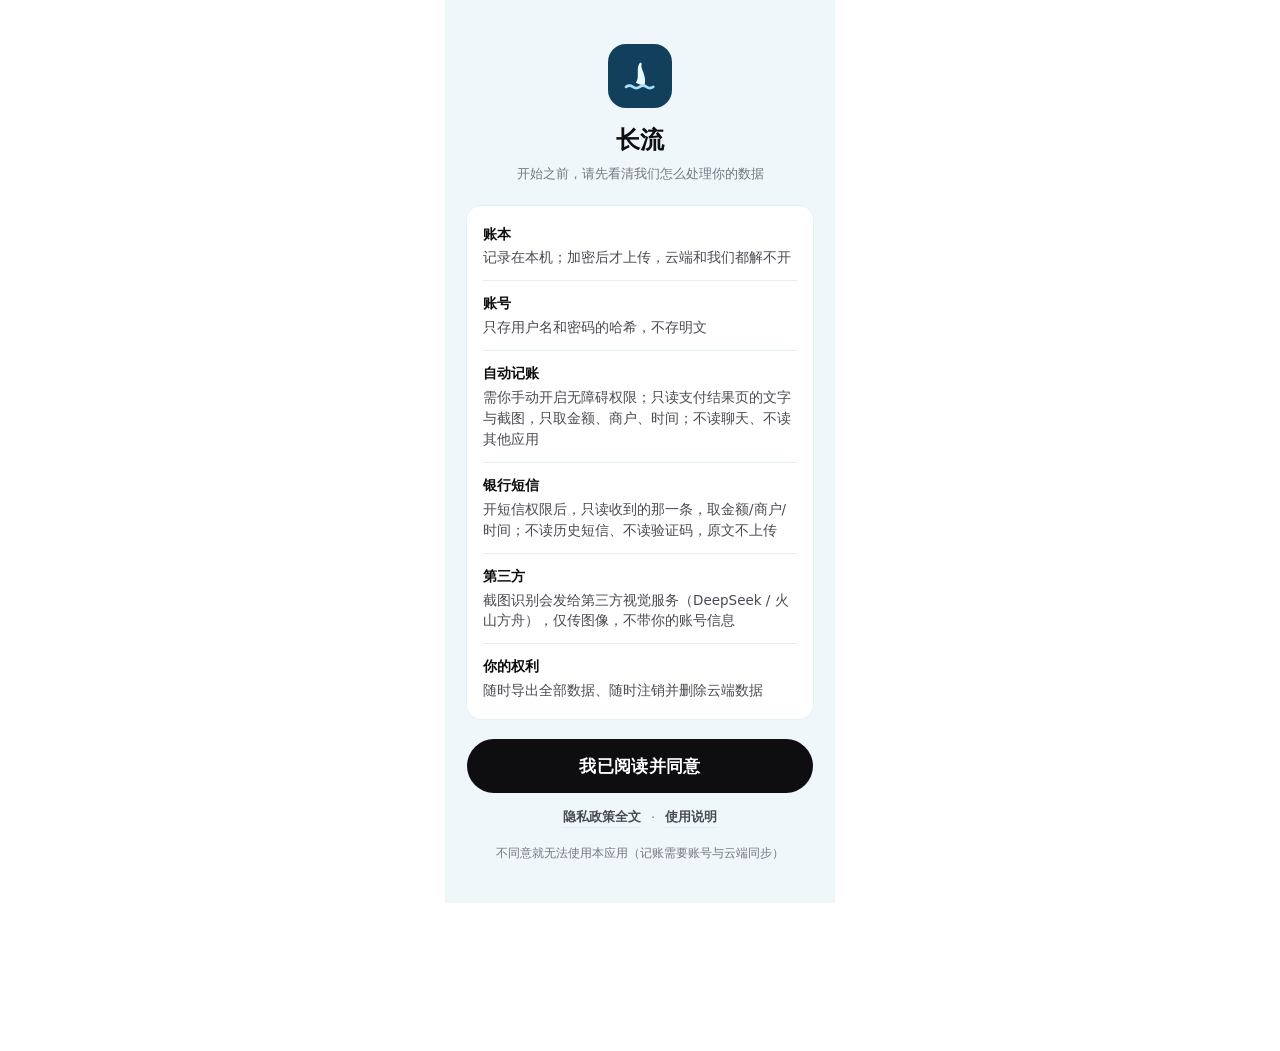
<file: index.html>
<!doctype html>
<html lang="zh-CN">
<head>
<meta charset="utf-8">
<meta name="viewport" content="width=device-width,initial-scale=1,maximum-scale=1,user-scalable=no,viewport-fit=cover">
<title>长流</title>
<meta name="description" content="长流 —— 记下每一笔，细水汇成海。支出、收入、账户余额、分类分析都在你自己手里，加密后才上云。">
<meta name="theme-color" content="#1E6E96">
<meta name="apple-mobile-web-app-capable" content="yes">
<meta name="apple-mobile-web-app-status-bar-style" content="default">
<meta name="apple-mobile-web-app-title" content="长流">
<link rel="icon" href="favicon.svg" type="image/svg+xml">
<link rel="icon" href="icons/favicon-32.png" sizes="32x32" type="image/png">
<link rel="icon" href="icons/favicon-16.png" sizes="16x16" type="image/png">
<link rel="apple-touch-icon" href="icons/apple-touch-icon.png">
<link rel="manifest" href="manifest.webmanifest">
<link rel="stylesheet" href="style.css">
</head>
<body>
  <div id="app" class="phone"></div>
  <script src="sync.js"></script>
  <script src="auto.js"></script>
  <script src="app.js"></script>
  <script>
    // 注册 Service Worker（PWA 离线支持）
    if ('serviceWorker' in navigator) {
      window.addEventListener('load', function () {
        navigator.serviceWorker.register('sw.js').catch(function () {
          // 注册失败（如非 HTTPS/file:// 环境）不影响正常使用
        });
      });
    }
  </script>
</body>
</html>
</file>
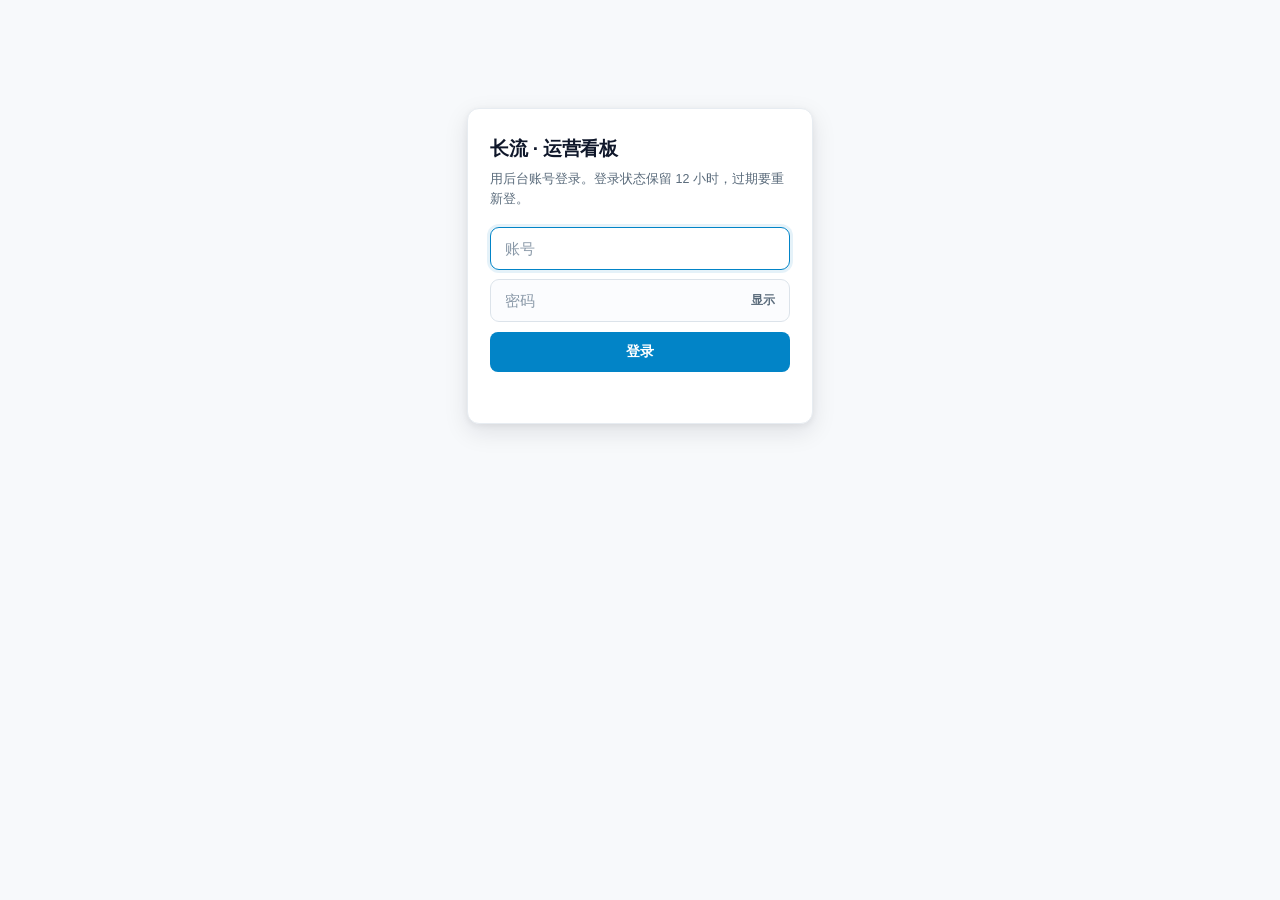
<file: admin.html>
<!doctype html>
<html lang="zh-CN">
<head>
<meta charset="utf-8">
<meta name="viewport" content="width=device-width,initial-scale=1,viewport-fit=cover">
<meta name="robots" content="noindex,nofollow">
<meta name="theme-color" content="#F7F9FB">
<title>长流 · 运营看板</title>
<style>
  :root{
    --bg:#F7F9FB;
    --surface:#FFFFFF;
    --surface-2:#F1F5F9;
    --line:#E7ECF1;
    --line-2:#DCE3EA;
    --txt:#0F172A;
    --dim:#5A6B7B;
    --dim-2:#8A99A8;
    --accent:#0284C7;
    --accent-soft:#E0F2FE;
    --accent-2:#10B981;
    --warn:#D97706;
    --bad:#DC2626;
    --r:12px;
    --shadow:0 1px 2px rgba(16,24,40,.04), 0 1px 3px rgba(16,24,40,.06);
    --shadow-lg:0 8px 24px rgba(16,24,40,.10), 0 2px 6px rgba(16,24,40,.06);
  }
  *{box-sizing:border-box;-webkit-tap-highlight-color:transparent}
  html,body{margin:0;padding:0;background:var(--bg);color:var(--txt);
    font:14px/1.45 -apple-system,BlinkMacSystemFont,"Segoe UI","PingFang SC","Microsoft YaHei",sans-serif;
    -webkit-font-smoothing:antialiased}
  body{padding:0 0 48px}
  .num{font-variant-numeric:tabular-nums;letter-spacing:-.02em}

  /* ---------- 顶部 ---------- */
  .top{position:sticky;top:0;z-index:30;background:rgba(255,255,255,.88);
    backdrop-filter:saturate(180%) blur(12px);-webkit-backdrop-filter:saturate(180%) blur(12px);
    border-bottom:1px solid var(--line)}
  .top-in{max-width:1180px;margin:0 auto;padding:11px 16px;display:flex;align-items:center;gap:12px}
  .brand{display:flex;align-items:center;gap:9px;min-width:0}
  .logo{width:26px;height:26px;border-radius:8px;flex:0 0 auto;
    background:linear-gradient(140deg,#0E3550,#38BDF8);display:flex;align-items:center;
    justify-content:center;font-size:13px;font-weight:800;color:#fff;
    box-shadow:0 1px 2px rgba(14,53,80,.25)}
  .bt{font-size:15px;font-weight:700;letter-spacing:-.1px;white-space:nowrap;color:var(--txt)}
  .bs{font-size:11.5px;color:var(--dim);display:flex;align-items:center;gap:5px;margin-top:1px;
    white-space:nowrap;overflow:hidden;text-overflow:ellipsis}
  .dot{width:6px;height:6px;border-radius:50%;background:var(--accent-2);
    box-shadow:0 0 0 3px rgba(16,185,129,.16)}
  .dot.off{background:var(--bad);box-shadow:0 0 0 3px rgba(220,38,38,.14)}
  .spacer{flex:1}

  .btn{font-family:inherit;font-size:12.5px;font-weight:600;border:0;cursor:pointer;
    padding:7px 12px;border-radius:8px;background:var(--surface-2);color:var(--txt);
    transition:background .15s,color .15s;white-space:nowrap}
  .btn:hover{background:#E3EAF1}
  .btn:active{transform:translateY(.5px)}
  .btn.on{background:var(--accent-soft);color:var(--accent)}
  .btn.ghost{background:transparent;box-shadow:inset 0 0 0 1px var(--line-2);color:var(--dim)}
  .btn.ghost:hover{color:var(--txt);background:var(--surface-2)}

  .wrap{max-width:1180px;margin:0 auto;padding:16px 16px 0}

  /* ---------- 卡片 ---------- */
  .card{background:var(--surface);border:1px solid var(--line);border-radius:var(--r);
    padding:14px 16px 12px;position:relative;overflow:hidden;box-shadow:var(--shadow)}
  .card-h{display:flex;align-items:center;justify-content:space-between;gap:10px;margin-bottom:10px}
  .card-t{font-size:12px;font-weight:600;color:var(--dim);letter-spacing:.02em}

  /* ---------- KPI ---------- */
  .kpis{display:grid;grid-template-columns:repeat(4,1fr);gap:12px}
  .kpi{padding:13px 15px 10px}
  .kpi .k{font-size:12px;color:var(--dim);font-weight:600}
  .kpi .v{font-size:30px;font-weight:750;line-height:1.1;margin-top:6px;letter-spacing:-.03em;color:var(--txt)}
  .kpi .d{font-size:11px;color:var(--dim-2);margin-top:5px;line-height:1.5}
  .kpi .d b{font-weight:700;color:var(--txt)}
  .up{color:#059669;font-weight:700}
  .down{color:var(--bad);font-weight:700}
  .flat{color:var(--dim-2)}
  .spark{height:26px;margin-top:8px;margin-left:-2px;margin-right:-2px}

  /* ---------- 主图 ---------- */
  .main-chart{margin-top:12px}
  .chart-head{display:flex;align-items:flex-start;justify-content:space-between;gap:12px;margin-bottom:4px}
  .big{font-size:26px;font-weight:750;letter-spacing:-.03em;line-height:1.1;color:var(--txt)}
  .sub{font-size:11.5px;color:var(--dim);margin-top:3px}
  .seg{display:flex;gap:4px;background:var(--surface-2);padding:3px;border-radius:9px;flex-wrap:wrap}
  .seg button{font-family:inherit;font-size:12px;font-weight:600;border:0;background:transparent;
    color:var(--dim);padding:5px 10px;border-radius:7px;cursor:pointer;white-space:nowrap;transition:.15s}
  .seg button:hover{color:var(--txt)}
  .seg button.on{background:#fff;color:var(--accent);box-shadow:0 1px 2px rgba(16,24,40,.08)}
  .plot{position:relative;margin-top:8px}
  .plot svg{display:block;width:100%}
  .tip{position:absolute;pointer-events:none;background:#fff;border:1px solid var(--line-2);
    border-radius:8px;padding:6px 10px;font-size:11.5px;color:var(--txt);white-space:nowrap;
    opacity:0;transition:opacity .1s;transform:translate(-50%,-100%);
    z-index:5;box-shadow:var(--shadow-lg)}
  .tip.on{opacity:1}
  .tip b{color:var(--accent);font-variant-numeric:tabular-nums;font-size:13px}

  /* ---------- 两列 ---------- */
  .cols{display:grid;grid-template-columns:1.15fr 1fr;gap:12px;margin-top:12px}
  .bars24{display:flex;align-items:flex-end;gap:2px;height:96px;margin-top:2px}
  .b24{flex:1;background:linear-gradient(180deg,#38BDF8,#BAE6FD);
    border-radius:2px 2px 0 0;min-height:2px;position:relative}
  .b24.zero{background:#EDF1F5}
  .xaxis{display:flex;justify-content:space-between;font-size:10.5px;color:var(--dim-2);margin-top:5px}
  .heat-note{font-size:11.5px;color:var(--dim-2);margin-top:8px}

  .rank{display:flex;flex-direction:column;gap:9px;margin-top:2px}
  .rank-row{display:grid;grid-template-columns:78px 1fr 34px;gap:9px;align-items:center}
  .rank-n{font-size:12.5px;color:var(--dim);overflow:hidden;text-overflow:ellipsis;white-space:nowrap}
  .rank-bar{height:7px;border-radius:4px;background:#EEF2F6;overflow:hidden}
  .rank-bar i{display:block;height:100%;border-radius:4px;
    background:linear-gradient(90deg,#7DD3FC,#0284C7);transition:width .35s}
  .rank-v{font-size:12.5px;font-weight:700;text-align:right;color:var(--txt)}

  /* ---------- 表格 ---------- */
  .tbl{width:100%;border-collapse:collapse;font-size:12.5px}
  .tbl th{text-align:left;font-weight:600;color:var(--dim-2);font-size:11px;letter-spacing:.03em;
    padding:0 8px 7px;border-bottom:1px solid var(--line)}
  .tbl td{padding:7px 8px;border-bottom:1px solid #F1F5F9;color:var(--txt)}
  .tbl tr:last-child td{border-bottom:0}
  .tbl tbody tr:hover td{background:#FAFCFE}
  .tbl .id{color:var(--dim-2);font-variant-numeric:tabular-nums}
  .tbl .who{font-weight:650;max-width:124px;overflow:hidden;text-overflow:ellipsis;white-space:nowrap}
  .tbl .r{text-align:right;font-variant-numeric:tabular-nums;white-space:nowrap;color:var(--dim)}
  .pill{display:inline-block;font-size:10.5px;font-weight:700;padding:2px 7px;border-radius:99px;
    background:#D1FAE5;color:#047857}
  .pill.grey{background:#F1F5F9;color:var(--dim)}

  /* ---------- 事件流 ---------- */
  .feed{display:flex;flex-direction:column}
  .ev{display:grid;grid-template-columns:20px 1fr auto;gap:9px;align-items:start;
    padding:7px 0;border-bottom:1px solid #F1F5F9}
  .ev:last-child{border-bottom:0}
  .ev-i{font-size:12px;line-height:18px;text-align:center;opacity:.9}
  .ev-t{font-size:12.5px;color:var(--txt);overflow:hidden;text-overflow:ellipsis;white-space:nowrap}
  .ev-m{font-size:11px;color:var(--dim-2);margin-top:1px}
  .ev-a{font-size:11px;color:var(--dim-2);white-space:nowrap;font-variant-numeric:tabular-nums}
  @media (max-width:560px){ .ev-a{display:none} .ev{grid-template-columns:20px 1fr} }

  .empty{padding:26px 8px;text-align:center;color:var(--dim-2);font-size:12.5px}

  /* ---------- 登录 ---------- */
  .login{max-width:390px;margin:12vh auto 0;padding:0 22px}
  .login .card{padding:26px 22px;box-shadow:var(--shadow-lg)}
  .login h1{font-size:19px;margin:0 0 6px;letter-spacing:-.2px;color:var(--txt)}
  .login p{color:var(--dim);font-size:12.5px;margin:0 0 18px;line-height:1.6}
  .login .ipt{width:100%;padding:12px 14px;border-radius:9px;border:1px solid var(--line-2);
    background:#FBFCFE;color:var(--txt);font-size:15px;font-family:inherit;outline:none;
    letter-spacing:.02em;transition:border-color .15s,background .15s,box-shadow .15s}
  .login .ipt + .ipt, .login .pwd-wrap{margin-top:9px}
  .login .ipt:focus{border-color:var(--accent);background:#fff;box-shadow:0 0 0 3px rgba(2,132,199,.10)}
  .login .ipt::placeholder{color:var(--dim-2)}
  .pwd-wrap{position:relative}
  .pwd-wrap .ipt{padding-right:58px}
  .login .eye{position:absolute;right:6px;top:50%;transform:translateY(-50%);border:0;
    width:auto;margin:0;background:transparent;color:var(--dim);font-family:inherit;
    font-size:12px;font-weight:600;cursor:pointer;padding:7px 9px;border-radius:7px;line-height:1.2}
  .login .eye:hover{background:var(--surface-2);color:var(--txt)}
  .who-badge{font-size:12px;color:var(--dim);font-weight:600;white-space:nowrap}
  @media (max-width:560px){ .who-badge{display:none} }
  .login button{width:100%;margin-top:10px;padding:11px;font-size:14px;
    background:var(--accent);color:#fff;font-weight:700}
  .login button:hover{background:#0369A1}
  .err{color:var(--bad);font-size:12px;margin-top:9px;min-height:16px;text-align:center}

  .foot{max-width:1180px;margin:18px auto 0;padding:0 16px;color:var(--dim-2);
    font-size:11px;text-align:center;line-height:1.8}
  .foot code{background:var(--surface-2);padding:1px 5px;border-radius:4px;color:var(--dim)}
  .hide{display:none!important}

  /* ---------- 响应式 ---------- */
  @media (max-width:860px){
    .kpis{grid-template-columns:1fr 1fr}
    .cols{grid-template-columns:1fr}
  }
  @media (max-width:520px){
    .wrap{padding:12px 12px 0}
    .tbl .who{max-width:104px}
    .kpi .v{font-size:25px}
    .big{font-size:22px}
    .card{padding:12px 13px 10px}
    .tbl .opt,.tbl .dev{display:none}
    .bt{font-size:14px}
  }
</style>
</head>
<body>

<div id="login" class="login hide">
  <div class="card">
    <h1>长流 · 运营看板</h1>
    <p>用后台账号登录。登录状态保留 12 小时，过期要重新登。</p>
    <input id="user" class="ipt" type="text" placeholder="账号" autocomplete="username" autocapitalize="off" autocorrect="off">
    <div class="pwd-wrap">
      <input id="pwd" class="ipt" type="password" placeholder="密码" autocomplete="current-password">
      <button id="eye" class="eye" type="button" aria-label="显示密码">显示</button>
    </div>
    <button id="enter" class="btn">登录</button>
    <div class="err" id="err"></div>
  </div>
</div>

<div id="app" class="hide">
  <div class="top">
    <div class="top-in">
      <div class="brand">
        <div class="logo">流</div>
        <div style="min-width:0">
          <div class="bt">运营看板</div>
          <div class="bs"><span class="dot" id="dot"></span><span id="stamp">连接中…</span></div>
        </div>
      </div>
      <div class="spacer"></div>
      <span class="who-badge" id="who">—</span>
      <button id="auto" class="btn on">自动 10s</button>
      <button id="refresh" class="btn ghost">刷新</button>
      <button id="logout" class="btn ghost">退出</button>
    </div>
  </div>

  <div class="wrap">
    <!-- KPI -->
    <div class="kpis">
      <div class="card kpi">
        <div class="k">注册用户</div>
        <div class="v num" id="k_users">–</div>
        <div class="d"><span id="k_users_d">今天 —</span> <span id="k_users_dod" class="flat">—</span></div>
        <div class="spark" id="sp_users"></div>
      </div>
      <div class="card kpi">
        <div class="k">活跃设备</div>
        <div class="v num" id="k_dev">–</div>
        <div class="d"><span id="k_dev_d">7 天 —</span> <span id="k_dev_dod" class="flat">—</span></div>
        <div class="spark" id="sp_dev"></div>
      </div>
      <div class="card kpi">
        <div class="k">今日访问 UV</div>
        <div class="v num" id="k_uv">–</div>
        <div class="d"><span id="k_uv_d">累计 —</span> <span id="k_uv_dod" class="flat">—</span></div>
        <div class="spark" id="sp_pv"></div>
      </div>
      <div class="card kpi">
        <div class="k">自动识别</div>
        <div class="v num" id="k_auto">–</div>
        <div class="d"><span id="k_auto_d">今天 —</span> <span id="k_auto_dod" class="flat">—</span></div>
        <div class="spark" id="sp_auto"></div>
      </div>
    </div>

    <!-- 主趋势图 -->
    <div class="card main-chart">
      <div class="chart-head">
        <div>
          <div class="card-t">近 14 天</div>
          <div class="big num" id="c_big">–</div>
          <div class="sub" id="c_sub">—</div>
        </div>
        <div class="seg" id="seg">
          <button data-m="users" class="on">新用户</button>
          <button data-m="auto">识别</button>
          <button data-m="posts">发帖</button>
          <button data-m="pv">访问</button>
        </div>
      </div>
      <div class="plot" id="plot">
        <div class="tip" id="tip"></div>
      </div>
    </div>

    <!-- 两列：时段 + 结构 -->
    <div class="cols">
      <div class="card">
        <div class="card-h"><div class="card-t">今日活跃时段（北京时间）</div>
          <div class="sub" id="h_peak" style="margin:0">—</div></div>
        <div class="bars24" id="h_bars"></div>
        <div class="xaxis"><span>0</span><span>6</span><span>12</span><span>18</span><span>23</span></div>
        <div class="heat-note" id="h_note">页面访问 + 自动识别，按小时合计</div>
      </div>
      <div class="card">
        <div class="card-t" style="margin-bottom:10px">结构占比</div>
        <div class="rank" id="rank_cat"></div>
        <div class="card-t" style="margin:14px 0 8px">识别来源</div>
        <div class="rank" id="rank_src"></div>
      </div>
    </div>

    <!-- 三块小指标 -->
    <div class="cols" style="grid-template-columns:1fr 1fr 1fr">
      <div class="card"><div class="card-t">广场帖子</div>
        <div class="v num" style="font-size:22px;font-weight:750;margin-top:4px" id="s_post">–</div>
        <div class="sub" id="s_post_d">—</div></div>
      <div class="card"><div class="card-t">投票</div>
        <div class="v num" style="font-size:22px;font-weight:750;margin-top:4px" id="s_vote">–</div>
        <div class="sub" id="s_vote_d">—</div></div>
      <div class="card"><div class="card-t">账本同步</div>
        <div class="v num" style="font-size:22px;font-weight:750;margin-top:4px" id="s_sync">–</div>
        <div class="sub" id="s_sync_d">—</div></div>
    </div>

    <!-- 明细 -->
    <div class="cols" style="grid-template-columns:1.25fr 1fr">
      <div class="card">
        <div class="card-h"><div class="card-t">最近注册</div><div class="sub" style="margin:0" id="u_note">—</div></div>
        <table class="tbl">
          <thead><tr><th style="width:42px">#</th><th>用户</th><th class="dev">设备</th><th class="r">注册</th><th class="r opt">最后活跃</th></tr></thead>
          <tbody id="u_body"><tr><td colspan="5" class="empty">加载中…</td></tr></tbody>
        </table>
      </div>
      <div class="card">
        <div class="card-h"><div class="card-t">实时动静</div><div class="sub" style="margin:0" id="f_note">—</div></div>
        <div class="feed" id="feed"><div class="empty">加载中…</div></div>
      </div>
    </div>
  </div>

  <div class="foot">
    数据只读 · 账本在云端是密文，这里看不到内容<br>
    后端没配 <code>ADMIN_PASSWORD</code> 时整组接口返回 404 · 登录 12 小时后过期
  </div>
</div>

<script>
(function () {
  "use strict";

  var API = (function () {
    var h = location.hostname;
    if (h === "book.yutiqu.eu.cc") return "https://v.yutiqu.eu.cc/api/v1";
    if (h === "127.0.0.1" || h === "localhost") return "http://127.0.0.1:8011/api/v1";
    return "https://v.yutiqu.eu.cc/api/v1";
  })();

  /* 图表配色：亮底上要够清楚，又要跟界面一家。
     这些值只在 SVG 里用，改主题时连 CSS 变量一起改。 */
  var THEME = {
    grid: "#EEF2F7",
    axis: "#7C8B9A",
    pointBg: "#FFFFFF",
    spark: "#0284C7",
    sparkDev: "#0891B2"
  };
  var SERIES = {
    users: { name: "新用户", color: "#0284C7" },
    auto: { name: "自动识别", color: "#10B981" },
    posts: { name: "广场发帖", color: "#F59E0B" },
    pv: { name: "页面访问", color: "#8B5CF6" }
  };

  var AUTH_STORE = "cl.admin.auth";
  var LEGACY_KEY = "cl.admin.key";
  var $ = function (id) { return document.getElementById(id); };
  var timer = null, autoOn = true, metric = "users", stats = null, breakdown = null, busy = false;

  /* 登录态就三样：token、用户名、过期时间。token 是后端 HMAC 签的，
     前端改不了也伪造不了；过期了后端会回 401，我们清掉重新登。 */
  function auth() {
    try { return JSON.parse(localStorage.getItem(AUTH_STORE) || "null"); } catch (e) { return null; }
  }
  function setAuth(a) {
    try { a ? localStorage.setItem(AUTH_STORE, JSON.stringify(a)) : localStorage.removeItem(AUTH_STORE); } catch (e) {}
  }
  function token() { var a = auth(); return (a && a.token) || ""; }
  function tokenAlive() {
    var a = auth();
    if (!a || !a.token) return false;
    if (!a.exp) return true;
    return a.exp * 1000 > Date.now();
  }

  function api(path, opts) {
    var o = opts || {};
    var headers = { "X-Admin-Token": token() };
    if (o.body) headers["Content-Type"] = "application/json";
    return fetch(API + path, {
      method: o.method || "GET",
      headers: headers,
      body: o.body,
      cache: "no-store"
    }).then(function (r) {
      return r.text().then(function (t) {
        var j = null;
        try { j = t ? JSON.parse(t) : null; } catch (e) {}
        if (r.status === 401) {
          var e = new Error((j && j.detail) || "登录已过期");
          e.needLogin = true;
          throw e;
        }
        if (r.status === 404) {
          var e2 = new Error("后端没开看板接口");
          e2.needLogin = true;
          throw e2;
        }
        if (!r.ok) throw new Error((j && j.detail) || ("HTTP " + r.status));
        return j;
      });
    });
  }

  function esc(s) {
    return String(s === undefined || s === null ? "" : s)
      .replace(/&/g, "&amp;").replace(/</g, "&lt;").replace(/>/g, "&gt;").replace(/"/g, "&quot;");
  }
  function pad(n) { return (n < 10 ? "0" : "") + n; }

  function bj(iso, withDate) {
    if (!iso) return "—";
    var t = Date.parse(iso);
    if (!isFinite(t)) return "—";
    var d = new Date(t + 8 * 3600 * 1000);
    var hm = pad(d.getUTCHours()) + ":" + pad(d.getUTCMinutes());
    return withDate ? pad(d.getUTCMonth() + 1) + "-" + pad(d.getUTCDate()) + " " + hm : hm;
  }
  function ago(iso) {
    if (!iso) return "—";
    var t = Date.parse(iso.endsWith("Z") ? iso : iso + "Z");
    if (!isFinite(t)) return "—";
    var d = Date.now() - t;
    if (d < 0) d = 0;
    if (d < 60000) return "刚刚";
    if (d < 3600000) return Math.floor(d / 60000) + " 分钟前";
    if (d < 86400000) return Math.floor(d / 3600000) + " 小时前";
    return Math.floor(d / 86400000) + " 天前";
  }
  function fmtBytes(n) {
    if (!n) return "0 KB";
    if (n < 1048576) return (n / 1024).toFixed(1) + " KB";
    return (n / 1048576).toFixed(1) + " MB";
  }

  /* ---------- 小图：sparkline ---------- */
  function sparkline(el, vals, color) {
    if (!el) return;
    var w = el.clientWidth || 120, h = el.clientHeight || 26;
    var max = Math.max.apply(null, vals.concat([1]));
    var n = vals.length;
    if (!n) { el.innerHTML = ""; return; }
    var dx = n > 1 ? w / (n - 1) : 0;
    var pts = vals.map(function (v, i) {
      return [i * dx, h - 2 - (v / max) * (h - 4)];
    });
    var line = pts.map(function (p, i) { return (i ? "L" : "M") + p[0].toFixed(1) + " " + p[1].toFixed(1); }).join("");
    var area = line + "L" + w + " " + h + "L0 " + h + "Z";
    var gid = "sg" + Math.random().toString(36).slice(2, 8);
    el.innerHTML =
      '<svg width="100%" height="' + h + '" viewBox="0 0 ' + w + " " + h + '" preserveAspectRatio="none">' +
      '<defs><linearGradient id="' + gid + '" x1="0" y1="0" x2="0" y2="1">' +
      '<stop offset="0" stop-color="' + color + '" stop-opacity=".22"/>' +
      '<stop offset="1" stop-color="' + color + '" stop-opacity="0"/></linearGradient></defs>' +
      '<path d="' + area + '" fill="url(#' + gid + ')"/>' +
      '<path d="' + line + '" fill="none" stroke="' + color + '" stroke-width="1.6" ' +
      'stroke-linejoin="round" stroke-linecap="round" vector-effect="non-scaling-stroke"/>' +
      "</svg>";
  }

  /* ---------- 主图 ---------- */
  function drawMain(trend) {
    var wrapEl = $("plot");
    if (!wrapEl || !trend || !trend.length) return;
    var w = wrapEl.clientWidth || 600;
    var h = Math.max(150, Math.min(210, Math.round(w * 0.30)));
    var padL = 30, padR = 8, padT = 10, padB = 20;
    var iw = w - padL - padR, ih = h - padT - padB;
    var meta = SERIES[metric] || SERIES.users;
    var vals = trend.map(function (d) { return d[metric] || 0; });
    var max = Math.max.apply(null, vals.concat([1]));
    var step = Math.max(1, Math.ceil(max / 4));
    var top = step * 4;

    var x = function (i) { return padL + (trend.length > 1 ? (i * iw) / (trend.length - 1) : iw / 2); };
    var y = function (v) { return padT + ih - (v / top) * ih; };

    var svg = [];
    svg.push('<svg width="100%" height="' + h + '" viewBox="0 0 ' + w + " " + h + '" role="img">');

    for (var g = 0; g <= 4; g++) {
      var v = (top / 4) * g;
      var gy = y(v);
      svg.push('<line x1="' + padL + '" y1="' + gy.toFixed(1) + '" x2="' + (w - padR) + '" y2="' +
        gy.toFixed(1) + '" stroke="' + THEME.grid + '" stroke-width="1"/>');
      svg.push('<text x="' + (padL - 6) + '" y="' + (gy + 3.5).toFixed(1) +
        '" fill="' + THEME.axis + '" font-size="9.5" text-anchor="end">' + Math.round(v) + "</text>");
    }

    var line = "";
    for (var i = 0; i < trend.length; i++) {
      line += (i ? "L" : "M") + x(i).toFixed(1) + " " + y(vals[i]).toFixed(1);
    }
    var area = line + "L" + x(trend.length - 1).toFixed(1) + " " + (padT + ih) +
      "L" + x(0).toFixed(1) + " " + (padT + ih) + "Z";
    var gid = "mg" + Math.random().toString(36).slice(2, 8);
    svg.push('<defs><linearGradient id="' + gid + '" x1="0" y1="0" x2="0" y2="1">' +
      '<stop offset="0" stop-color="' + meta.color + '" stop-opacity=".20"/>' +
      '<stop offset="1" stop-color="' + meta.color + '" stop-opacity=".01"/></linearGradient></defs>');
    svg.push('<path d="' + area + '" fill="url(#' + gid + ')"/>');
    svg.push('<path d="' + line + '" fill="none" stroke="' + meta.color + '" stroke-width="2" ' +
      'stroke-linejoin="round" stroke-linecap="round"/>');

    for (var k = 0; k < trend.length; k++) {
      var isLast = k === trend.length - 1;
      svg.push('<circle cx="' + x(k).toFixed(1) + '" cy="' + y(vals[k]).toFixed(1) + '" r="' +
        (isLast ? 3.4 : 2.1) + '" fill="' + (isLast ? meta.color : THEME.pointBg) + '" stroke="' +
        meta.color + '" stroke-width="1.4"/>');
    }

    var skip = w < 420 ? 3 : 2;
    for (var m = 0; m < trend.length; m++) {
      if (m === 0) continue;   // 第一个和 y 轴的 0 会叠在一起
      var isLastLbl = m === trend.length - 1;
      if (isLastLbl) {
        if (x(m) - x(Math.floor(m / skip) * skip) < 34) continue;
      } else if (m % skip !== 0) {
        continue;
      }
      svg.push('<text x="' + x(m).toFixed(1) + '" y="' + (h - 6) +
        '" fill="' + THEME.axis + '" font-size="9.5" text-anchor="middle">' + esc(trend[m].day) + "</text>");
    }
    svg.push("</svg>");

    var hits = "";
    for (var q = 0; q < trend.length; q++) {
      var hw = iw / Math.max(1, trend.length - 1);
      hits += '<rect x="' + (x(q) - hw / 2).toFixed(1) + '" y="0" width="' + hw.toFixed(1) +
        '" height="' + h + '" fill="transparent" data-i="' + q + '"/>';
    }
    wrapEl.innerHTML = '<div class="tip" id="tip"></div>' + svg.join("").replace("</svg>", hits + "</svg>");

    var sum = vals.reduce(function (a, b) { return a + b; }, 0);
    var peak = Math.max.apply(null, vals);
    var peakIdx = vals.indexOf(peak);
    $("c_big").textContent = sum;
    $("c_sub").textContent = "14 天合计 · 单日最高 " + peak + "（" + trend[peakIdx].day + "）· 日均 " +
      (sum / trend.length).toFixed(1);

    var tip = $("tip");
    Array.prototype.forEach.call(wrapEl.querySelectorAll("rect[data-i]"), function (r) {
      function show(ev) {
        var i = Number(r.getAttribute("data-i"));
        var t = trend[i];
        var vv = t[metric] || 0;
        tip.innerHTML = "<b>" + vv + "</b> " + meta.name + "<br>" + esc(t.day);
        var box = wrapEl.getBoundingClientRect();
        var cx = ev.clientX - box.left;
        if (!ev.clientX) cx = x(i);
        tip.style.left = Math.max(36, Math.min(box.width - 36, cx)) + "px";
        tip.style.top = (y(vv) - 8) + "px";
        tip.classList.add("on");
      }
      r.addEventListener("mouseenter", show);
      r.addEventListener("mousemove", show);
      r.addEventListener("mouseleave", function () { tip.classList.remove("on"); });
      r.addEventListener("touchstart", show, { passive: true });
    });
  }

  /* ---------- 24 小时 ---------- */
  function drawHours(hourly) {
    var el = $("h_bars");
    if (!el) return;
    var arr = hourly || [];
    var max = Math.max.apply(null, arr.concat([1]));
    el.innerHTML = arr.map(function (v, i) {
      var pct = max > 0 ? Math.round((v / max) * 100) : 0;
      return '<div class="b24' + (v ? "" : " zero") + '" style="height:' + (v ? Math.max(pct, 5) : 3) +
        '%" title="' + i + ' 时：' + v + '"></div>';
    }).join("");
    var peak = Math.max.apply(null, arr.concat([0]));
    var at = arr.indexOf(peak);
    $("h_peak").textContent = peak > 0 ? ("最忙 " + at + ":00 · " + peak + " 次") : "今天还没有动静";
  }

  /* ---------- 占比条 ---------- */
  function drawRank(el, items) {
    if (!el) return;
    if (!items || !items.length) { el.innerHTML = '<div class="empty">还没有数据</div>'; return; }
    var max = Math.max.apply(null, items.map(function (x) { return x.n; }).concat([1]));
    el.innerHTML = items.map(function (x) {
      return '<div class="rank-row">' +
        '<div class="rank-n" title="' + esc(x.name) + '">' + esc(x.name) + "</div>" +
        '<div class="rank-bar"><i style="width:' + Math.round((x.n / max) * 100) + '%"></i></div>' +
        '<div class="rank-v">' + x.n + "</div></div>";
    }).join("");
  }

  /* ---------- 列表 ---------- */
  function drawUsers(items) {
    var body = $("u_body");
    if (!items || !items.length) {
      body.innerHTML = '<tr><td colspan="5" class="empty">还没有人注册</td></tr>';
      $("u_note").textContent = "0 人";
      return;
    }
    var now = Date.now();
    $("u_note").textContent = "共 " + items.length + " 人";
    body.innerHTML = items.map(function (u) {
      var isNew = u.createdAt && (now - Date.parse(u.createdAt.endsWith("Z") ? u.createdAt : u.createdAt + "Z") < 86400000);
      return "<tr>" +
        '<td class="id">' + u.id + "</td>" +
        '<td class="who">' + esc(u.username) + "</td>" +
        '<td class="dev"><span class="pill' + (isNew ? "" : " grey") + '">' + (u.devices || 0) + " 台</span></td>" +
        '<td class="r">' + ago(u.createdAt) + "</td>" +
        '<td class="r opt">' + (u.lastSeenAt ? ago(u.lastSeenAt) : "—") + "</td>" +
        "</tr>";
    }).join("");
  }

  function drawFeed(items) {
    var el = $("feed");
    if (!items || !items.length) {
      el.innerHTML = '<div class="empty">还没有动静</div>';
      $("f_note").textContent = "";
      return;
    }
    var icon = { register: "👤", post: "🗳", auto: "📷", sync: "🔄" };
    $("f_note").textContent = "最近 " + items.length + " 条";
    el.innerHTML = items.map(function (e) {
      return '<div class="ev">' +
        '<div class="ev-i">' + (icon[e.kind] || "·") + "</div>" +
        '<div><div class="ev-t">' + esc(e.text) + "</div>" +
        '<div class="ev-m">' + bj(e.at, true) + "</div></div>" +
        '<div class="ev-a">' + ago(e.at) + "</div></div>";
    }).join("");
  }

  function dod(today, yest) {
    var d = (today || 0) - (yest || 0);
    if (d > 0) return '<span class="up">▲ ' + d + "</span>";
    if (d < 0) return '<span class="down">▼ ' + Math.abs(d) + "</span>";
    return '<span class="flat">— 持平</span>';
  }

  /* ---------- 拉数据 ---------- */
  function load() {
    if (busy) return;
    busy = true;
    /* 四个接口并行：原来 stats 回来才发另外三个，隧道一次 500ms+，首屏要等两轮 */
    Promise.all([
      api("/admin/stats"),
      api("/admin/users?limit=12"),
      api("/admin/feed?limit=18"),
      api("/admin/breakdown")
    ]).then(function (res) {
      var s = res[0] || {};
      stats = s;
      var users = (res[1] && res[1].items) || [];
      var feed = (res[2] && res[2].items) || [];
      breakdown = res[3] || {};

      var tr = s.trend || [];
      var today = tr[tr.length - 1] || {};
      var yest = tr[tr.length - 2] || {};

      $("dot").className = "dot";
      $("stamp").textContent = bj(s.at) + " 更新";

      $("k_users").textContent = s.users.total;
      $("k_users_d").innerHTML = "今日 <b>" + s.users.today + "</b> ・ 7日 <b>" + s.users.week + "</b>";
      $("k_users_dod").innerHTML = dod(today.users, yest.users);

      $("k_dev").textContent = s.devices.activeToday;
      $("k_dev_d").innerHTML = "共 <b>" + s.devices.total + "</b> 台 ・ 7日 <b>" + s.devices.activeWeek + "</b>";
      $("k_dev_dod").innerHTML = "";

      $("k_uv").textContent = s.pageview.uvToday;
      $("k_uv_d").innerHTML = "累计 <b>" + s.pageview.pvTotal + "</b> 次";
      $("k_uv_dod").innerHTML = dod(s.pageview.pvToday, yest.pv);

      $("k_auto").textContent = s.auto.total;
      $("k_auto_d").innerHTML = "今日 <b>" + s.auto.today + "</b> ・ 待确认 <b>" + s.auto.pending + "</b>";
      $("k_auto_dod").innerHTML = dod(today.auto, yest.auto);

      sparkline($("sp_users"), tr.map(function (d) { return d.users; }), SERIES.users.color);
      sparkline($("sp_auto"), tr.map(function (d) { return d.auto; }), SERIES.auto.color);
      sparkline($("sp_pv"), tr.map(function (d) { return d.pv; }), SERIES.pv.color);
      sparkline($("sp_dev"), tr.map(function (d) { return d.pv; }), THEME.sparkDev);

      drawMain(tr);

      $("s_post").textContent = s.decide.posts;
      $("s_post_d").innerHTML = "今天 <b style='color:#0F172A'>" + s.decide.postsToday + "</b> · 评论 " + s.decide.comments;
      $("s_vote").textContent = s.decide.votes;
      $("s_vote_d").innerHTML = "今天 <b style='color:#0F172A'>" + s.decide.votesToday + "</b>";
      $("s_sync").textContent = s.sync.blobs;
      $("s_sync_d").textContent = fmtBytes(s.sync.bytes) + " · 最近 " + ago(s.sync.lastAt);

      drawHours(breakdown.hourly || []);
      drawRank($("rank_cat"), breakdown.categories || []);
      drawRank($("rank_src"), breakdown.sources || []);

      drawUsers(users);
      drawFeed(feed);

      busy = false;
    }).catch(function (e) {
      busy = false;
      $("dot").className = "dot off";
      $("stamp").textContent = "拉不到数据：" + (e.message || e);
      if (e.needLogin) { setAuth(null); showLogin(e.message); }
    });
  }

  function start() { stop(); if (autoOn) timer = setInterval(load, 10000); load(); }
  function stop() { if (timer) { clearInterval(timer); timer = null; } }

  function showLogin(msg) {
    stop();
    $("app").classList.add("hide");
    $("login").classList.remove("hide");
    $("err").textContent = msg || "";
    setTimeout(function () {
      var u = $("user");
      if (u && !u.value) u.focus(); else if ($("pwd")) $("pwd").focus();
    }, 60);
  }
  function showApp() {
    $("login").classList.add("hide");
    $("app").classList.remove("hide");
    var a = auth();
    var w = $("who");
    if (w) w.textContent = a && a.user ? "@" + a.user : "";
    start();
  }

  function doLogin() {
    var u = ($("user").value || "").trim();
    var p = $("pwd").value || "";
    if (!u || !p) { $("err").textContent = "账号和密码都要填"; return; }
    $("enter").disabled = true;
    $("enter").textContent = "登录中…";
    $("err").textContent = "";
    fetch(API + "/admin/login", {
      method: "POST",
      headers: { "Content-Type": "application/json" },
      body: JSON.stringify({ username: u, password: p })
    }).then(function (r) {
      return r.text().then(function (t) {
        var j = null;
        try { j = t ? JSON.parse(t) : null; } catch (e) {}
        if (!r.ok) throw new Error((j && j.detail) || ("登录失败 HTTP " + r.status));
        return j;
      });
    }).then(function (j) {
      setAuth({ token: j.token, user: j.user, exp: j.expiresAt });
      $("pwd").value = "";
      $("enter").disabled = false;
      $("enter").textContent = "登录";
      showApp();
    }).catch(function (e) {
      $("enter").disabled = false;
      $("enter").textContent = "登录";
      $("err").textContent = String(e.message || e);
    });
  }

  $("enter").addEventListener("click", doLogin);
  ["user", "pwd"].forEach(function (id) {
    $(id).addEventListener("keydown", function (e) { if (e.key === "Enter") doLogin(); });
  });
  $("eye").addEventListener("click", function () {
    var p = $("pwd");
    var show = p.type === "password";
    p.type = show ? "text" : "password";
    $("eye").textContent = show ? "隐藏" : "显示";
  });

  $("refresh").addEventListener("click", function () { load(); });
  $("auto").addEventListener("click", function () {
    autoOn = !autoOn;
    $("auto").className = autoOn ? "btn on" : "btn ghost";
    $("auto").textContent = autoOn ? "自动 10s" : "已暂停";
    autoOn ? start() : stop();
  });
  $("logout").addEventListener("click", function () {
    setAuth(null);
    stats = null;
    showLogin("已退出");
    $("user").value = "";
  });

  Array.prototype.forEach.call(document.querySelectorAll("#seg button"), function (b) {
    b.addEventListener("click", function () {
      metric = b.getAttribute("data-m");
      Array.prototype.forEach.call(document.querySelectorAll("#seg button"), function (x) {
        x.className = x === b ? "on" : "";
      });
      if (stats) drawMain(stats.trend || []);
    });
  });

  var rt = null;
  window.addEventListener("resize", function () {
    if (rt) clearTimeout(rt);
    rt = setTimeout(function () {
      if (!stats) return;
      var tr = stats.trend || [];
      sparkline($("sp_users"), tr.map(function (d) { return d.users; }), SERIES.users.color);
      sparkline($("sp_auto"), tr.map(function (d) { return d.auto; }), SERIES.auto.color);
      sparkline($("sp_pv"), tr.map(function (d) { return d.pv; }), SERIES.pv.color);
      sparkline($("sp_dev"), tr.map(function (d) { return d.pv; }), THEME.sparkDev);
      drawMain(tr);
    }, 180);
  });

  document.addEventListener("visibilitychange", function () {
    if (document.hidden) stop(); else if (key()) start();
  });

  // 早期版本存的是明文钥匙，清掉，别留个没用的串在浏览器里
  try { localStorage.removeItem(LEGACY_KEY); } catch (e) {}

  if (tokenAlive()) showApp();
  else { setAuth(null); showLogin(""); }
})();
</script>
</body>
</html>
</file>
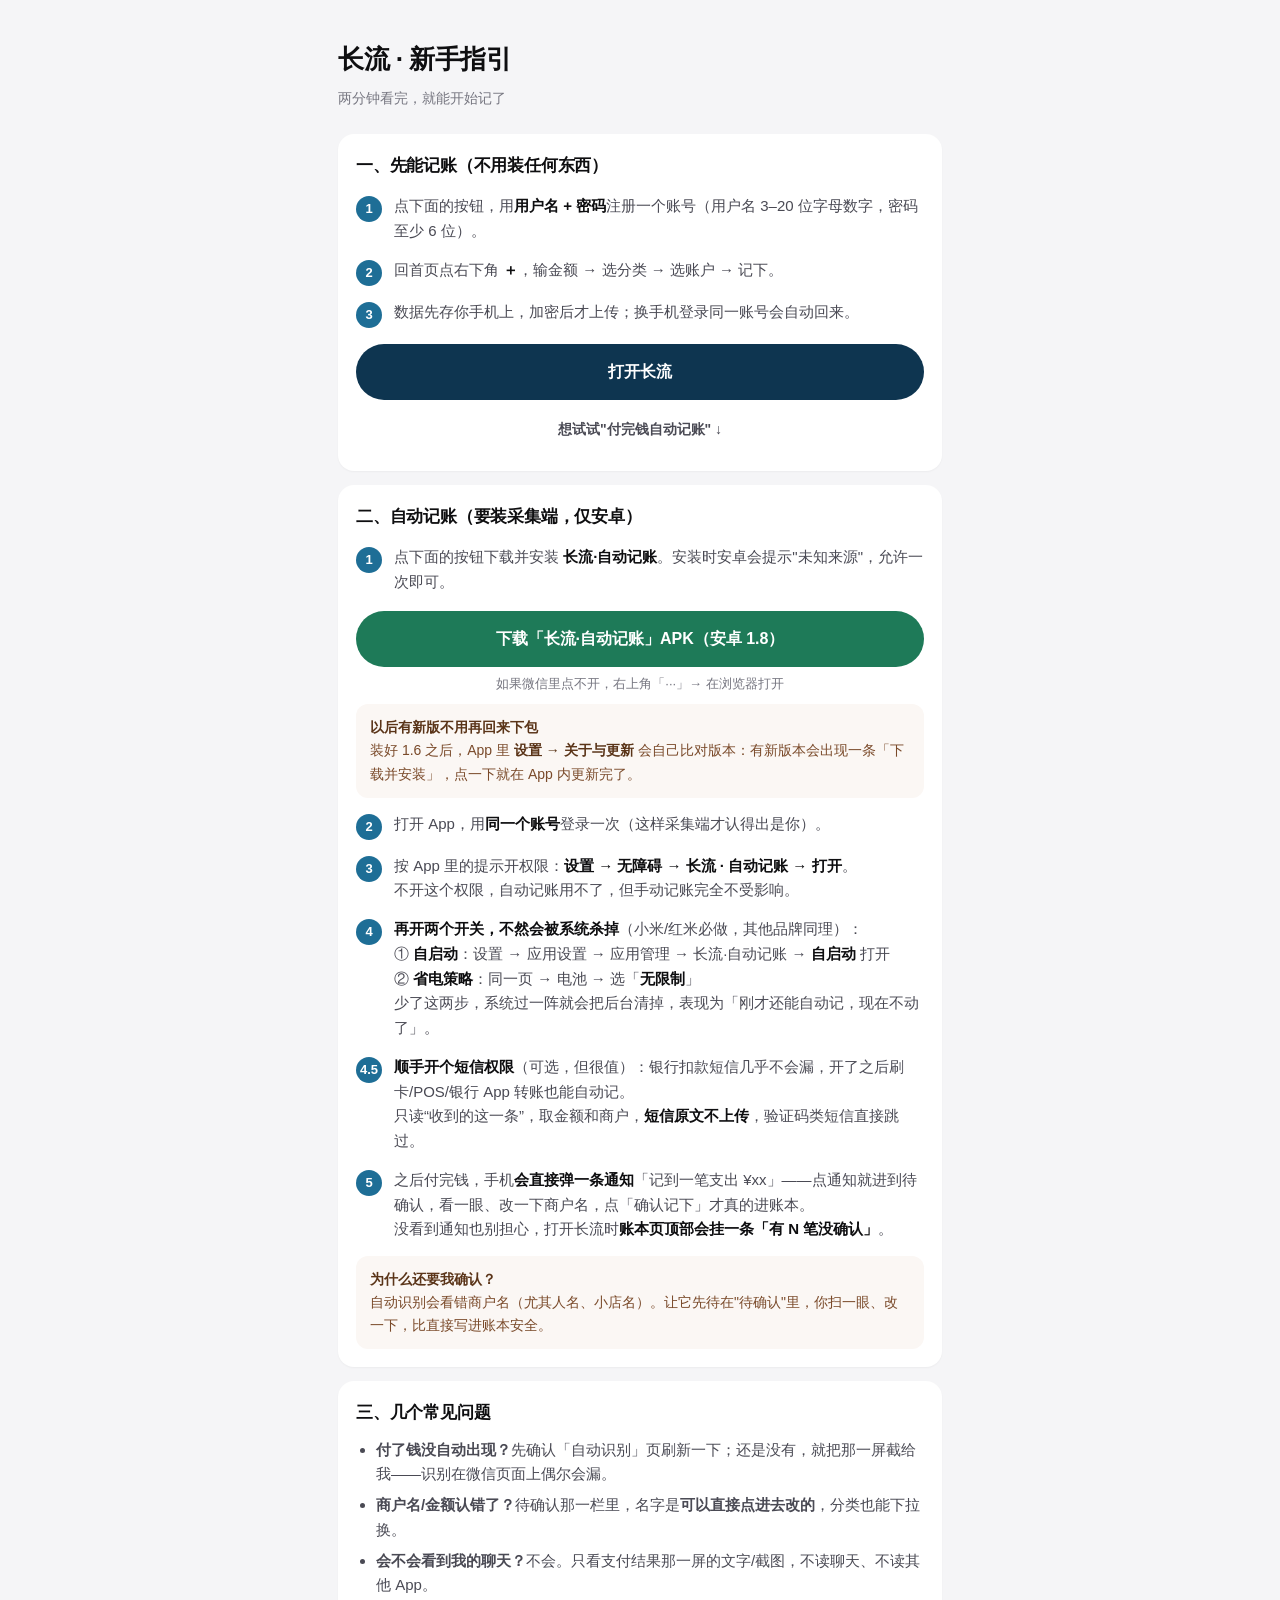
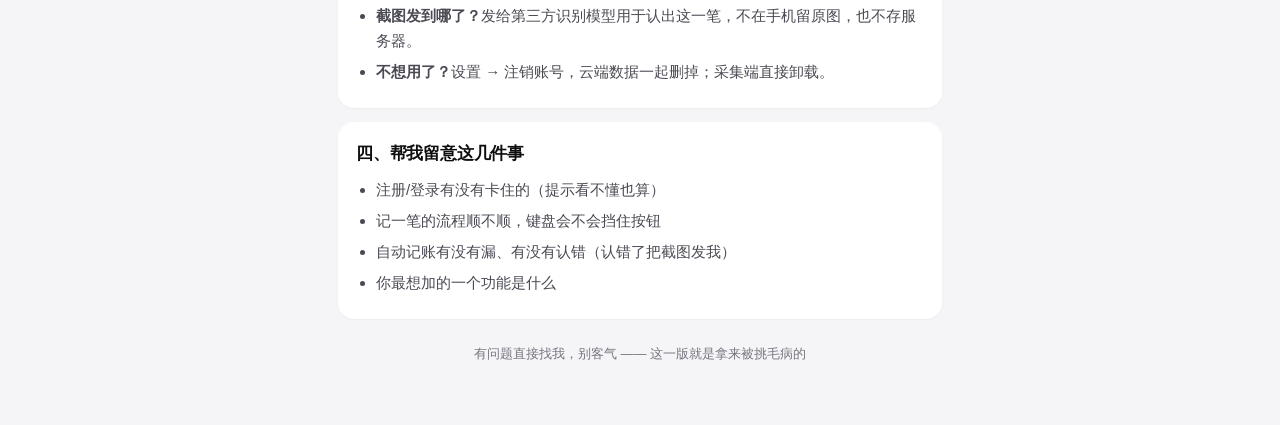
<file: guide.html>
<!doctype html>
<html lang="zh-CN">
<head>
<meta charset="utf-8">
<meta name="viewport" content="width=device-width,initial-scale=1,viewport-fit=cover">
<title>长流 · 新手指引</title>
<style>
  :root{--ink:#0e0e10;--ink2:#4a4a54;--ink3:#767680;--line:#ededf1;--accent:#1E6E96;--pos:#1e7a58;--bg:#f5f5f7;}
  *{box-sizing:border-box;-webkit-tap-highlight-color:transparent}
  body{margin:0;background:var(--bg);color:var(--ink);font:16px/1.65 -apple-system,BlinkMacSystemFont,"PingFang SC","Microsoft YaHei",sans-serif;padding:0 0 60px}
  .wrap{max-width:640px;margin:0 auto;padding:0 18px}
  header{padding:38px 0 10px}
  h1{font-size:26px;margin:0 0 6px;letter-spacing:-.5px}
  .sub{color:var(--ink3);font-size:14px}
  .card{background:#fff;border-radius:16px;padding:18px;margin:14px 0;box-shadow:0 1px 2px rgba(0,0,0,.04)}
  h2{font-size:17px;margin:0 0 10px;letter-spacing:-.2px}
  .step{display:flex;gap:12px;margin:14px 0}
  .num{flex:none;width:26px;height:26px;border-radius:50%;background:#1E6E96;color:#fff;font-size:13px;font-weight:700;display:flex;align-items:center;justify-content:center;margin-top:2px}
  .step p{margin:0;color:var(--ink2);font-size:15px}
  .step b{color:var(--ink)}
  a.btn{display:block;text-align:center;background:#0E3550;color:#fff;text-decoration:none;font-weight:700;padding:15px;border-radius:999px;margin:16px 0 6px}
  a.ghost{display:block;text-align:center;color:var(--ink2);text-decoration:none;font-weight:600;padding:12px;font-size:14px}
  .tip{background:#fbf7f4;border-radius:12px;padding:12px 14px;font-size:14px;color:#7a4a2a;margin-top:12px}
  .tip b{color:#5a3418}
  ul{margin:8px 0 0;padding-left:20px;color:var(--ink2);font-size:15px}
  li{margin:6px 0}
  code{background:#f1f1f4;border-radius:6px;padding:1px 6px;font-size:14px}
  .foot{color:var(--ink3);font-size:13px;text-align:center;margin-top:24px}
</style>
</head>
<body>
<div class="wrap">
  <header>
    <h1>长流 · 新手指引</h1>
    <div class="sub">两分钟看完，就能开始记了</div>
  </header>

  <div class="card">
    <h2>一、先能记账（不用装任何东西）</h2>
    <div class="step"><div class="num">1</div><p>点下面的按钮，用<b>用户名 + 密码</b>注册一个账号（用户名 3–20 位字母数字，密码至少 6 位）。</p></div>
    <div class="step"><div class="num">2</div><p>回首页点右下角 <b>＋</b>，输金额 → 选分类 → 选账户 → 记下。</p></div>
    <div class="step"><div class="num">3</div><p>数据先存你手机上，加密后才上传；换手机登录同一账号会自动回来。</p></div>
    <a class="btn" href="/">打开长流</a>
    <a class="ghost" href="#next">想试试"付完钱自动记账" ↓</a>
  </div>

  <div class="card" id="next">
    <h2>二、自动记账（要装采集端，仅安卓）</h2>
    <div class="step"><div class="num">1</div><p>点下面的按钮下载并安装 <b>长流·自动记账</b>。安装时安卓会提示"未知来源"，允许一次即可。</p></div>
    <a class="btn" href="changliu-collector-1.6.apk" style="background:#1e7a58">下载「长流·自动记账」APK（安卓 1.6）</a>
    <div style="text-align:center;font-size:13px;color:#767680;margin-bottom:6px">如果微信里点不开，右上角「···」→ 在浏览器打开</div>
    <div class="tip" style="margin-top:10px">
      <b>以后有新版不用再回来下包</b><br>
      装好 1.6 之后，App 里 <b>设置 → 关于与更新</b> 会自己比对版本：有新版本会出现一条「下载并安装」，点一下就在 App 内更新完了。
    </div>
    <div class="step"><div class="num">2</div><p>打开 App，用<b>同一个账号</b>登录一次（这样采集端才认得出是你）。</p></div>
    <div class="step"><div class="num">3</div><p>按 App 里的提示开权限：<b>设置 → 无障碍 → 长流 · 自动记账 → 打开</b>。<br>不开这个权限，自动记账用不了，但手动记账完全不受影响。</p></div>
    <div class="step"><div class="num">4</div><p><b>再开两个开关，不然会被系统杀掉</b>（小米/红米必做，其他品牌同理）：<br>
      ① <b>自启动</b>：设置 → 应用设置 → 应用管理 → 长流·自动记账 → <b>自启动</b> 打开<br>
      ② <b>省电策略</b>：同一页 → 电池 → 选「<b>无限制</b>」<br>
      少了这两步，系统过一阵就会把后台清掉，表现为「刚才还能自动记，现在不动了」。</p></div>
    <div class="step"><div class="num">4.5</div><p><b>顺手开个短信权限</b>（可选，但很值）：银行扣款短信几乎不会漏，开了之后刷卡/POS/银行 App 转账也能自动记。<br>只读“收到的这一条”，取金额和商户，<b>短信原文不上传</b>，验证码类短信直接跳过。</p></div>
    <div class="step"><div class="num">5</div><p>之后付完钱，手机<b>会直接弹一条通知</b>「记到一笔支出 ¥xx」——点通知就进到待确认，看一眼、改一下商户名，点「确认记下」才真的进账本。<br>没看到通知也别担心，打开长流时<b>账本页顶部会挂一条「有 N 笔没确认」</b>。</p></div>
    <div class="tip">
      <b>为什么还要我确认？</b><br>
      自动识别会看错商户名（尤其人名、小店名）。让它先待在"待确认"里，你扫一眼、改一下，比直接写进账本安全。
    </div>
  </div>

  <div class="card">
    <h2>三、几个常见问题</h2>
    <ul>
      <li><b>付了钱没自动出现？</b>先确认「自动识别」页刷新一下；还是没有，就把那一屏截给我——识别在微信页面上偶尔会漏。</li>
      <li><b>商户名/金额认错了？</b>待确认那一栏里，名字是<b>可以直接点进去改的</b>，分类也能下拉换。</li>
      <li><b>会不会看到我的聊天？</b>不会。只看支付结果那一屏的文字/截图，不读聊天、不读其他 App。</li>
      <li><b>截图发到哪了？</b>发给第三方识别模型用于认出这一笔，不在手机留原图，也不存服务器。</li>
      <li><b>不想用了？</b>设置 → 注销账号，云端数据一起删掉；采集端直接卸载。</li>
    </ul>
  </div>

  <div class="card">
    <h2>四、帮我留意这几件事</h2>
    <ul>
      <li>注册/登录有没有卡住的（提示看不懂也算）</li>
      <li>记一笔的流程顺不顺，键盘会不会挡住按钮</li>
      <li>自动记账有没有漏、有没有认错（认错了把截图发我）</li>
      <li>你最想加的一个功能是什么</li>
    </ul>
  </div>

  <div class="foot">有问题直接找我，别客气 —— 这一版就是拿来被挑毛病的</div>
</div>

  <script>
    /* 安装包按钮跟着 version.json 走，避免"指引里还是旧包"这种问题 */
    (function () {
      var a = document.querySelector('a.btn[href$=".apk"]');
      if (!a) return;
      fetch('version.json?t=' + Date.now(), { cache: 'no-store' })
        .then(function (r) { return r.ok ? r.json() : null; })
        .then(function (j) {
          if (!j || !j.apk) return;
          a.href = j.apk;
          a.textContent = '下载「长流·自动记账」APK（安卓 ' + (j.versionName || '') + '）';
        })
        .catch(function () { /* 网络不通就用页面里写死的那个 */ });
    })();
  </script>
</body>
</html>
</file>
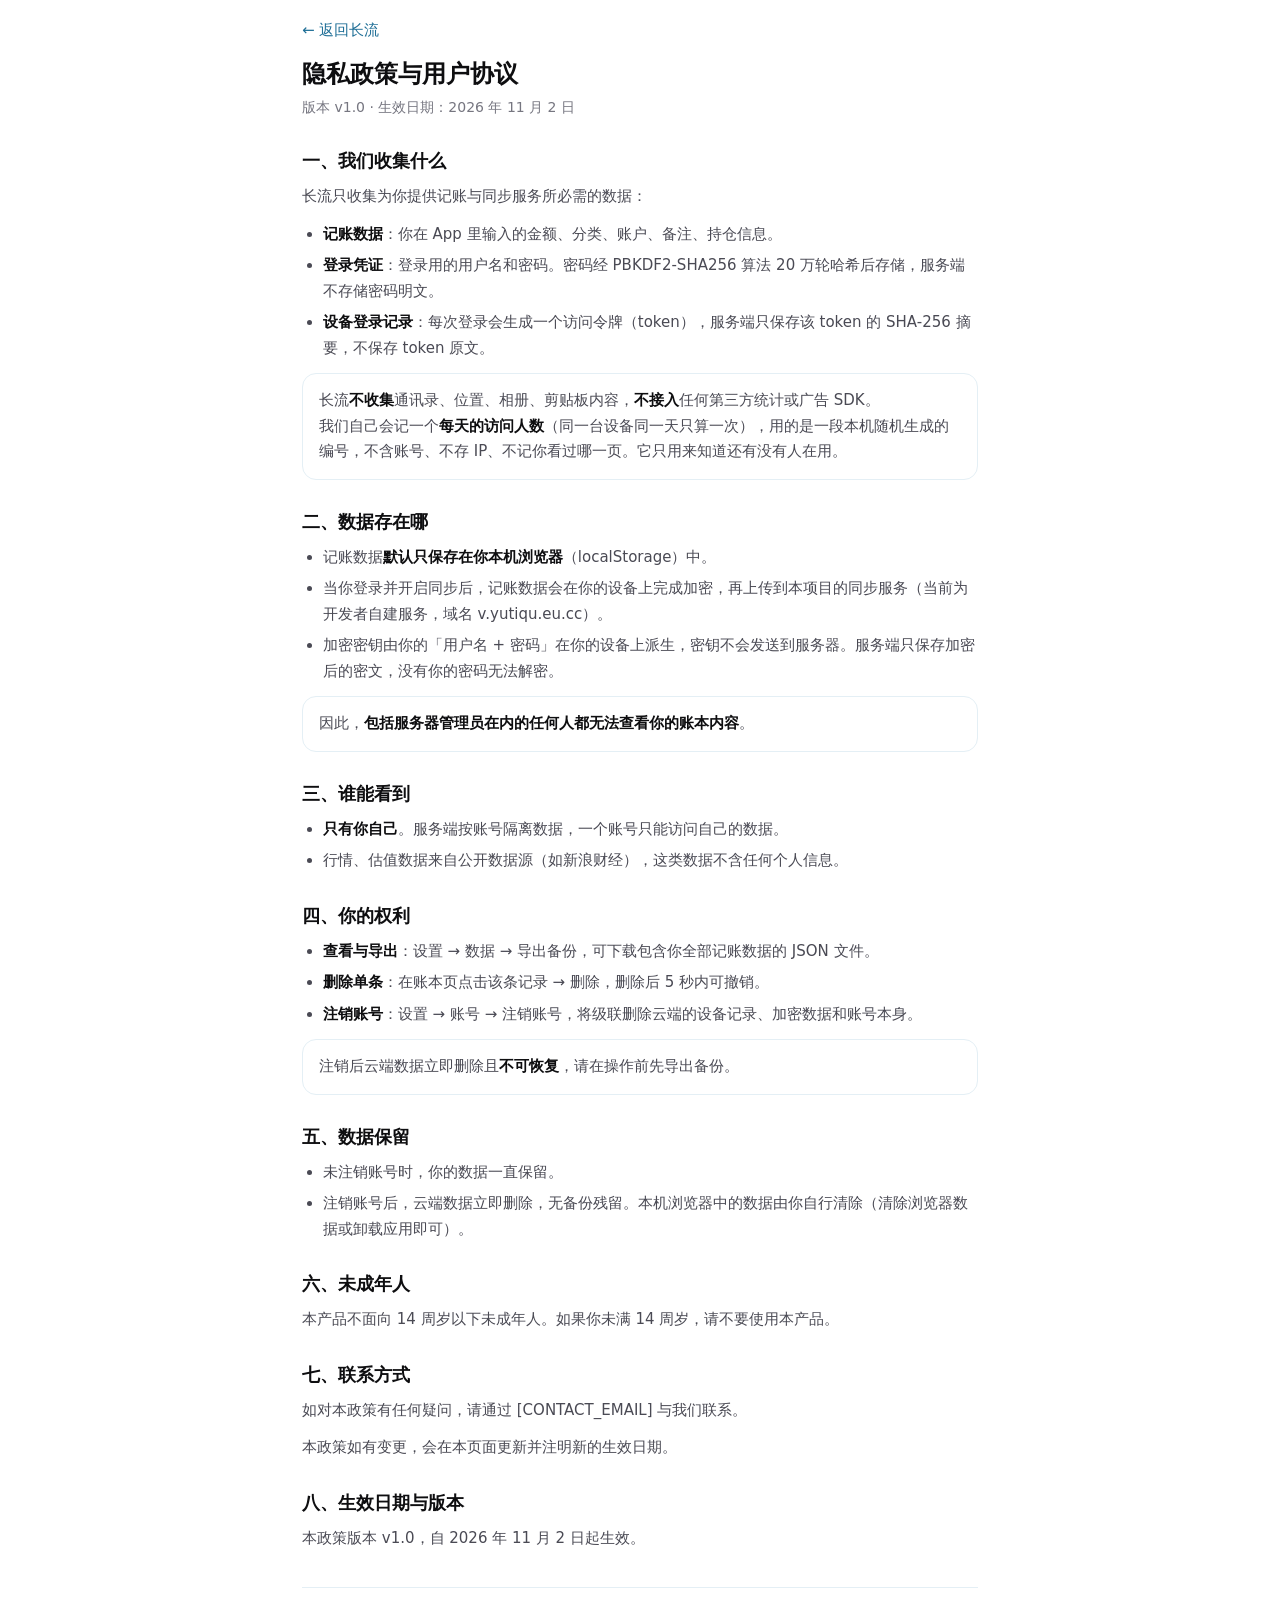
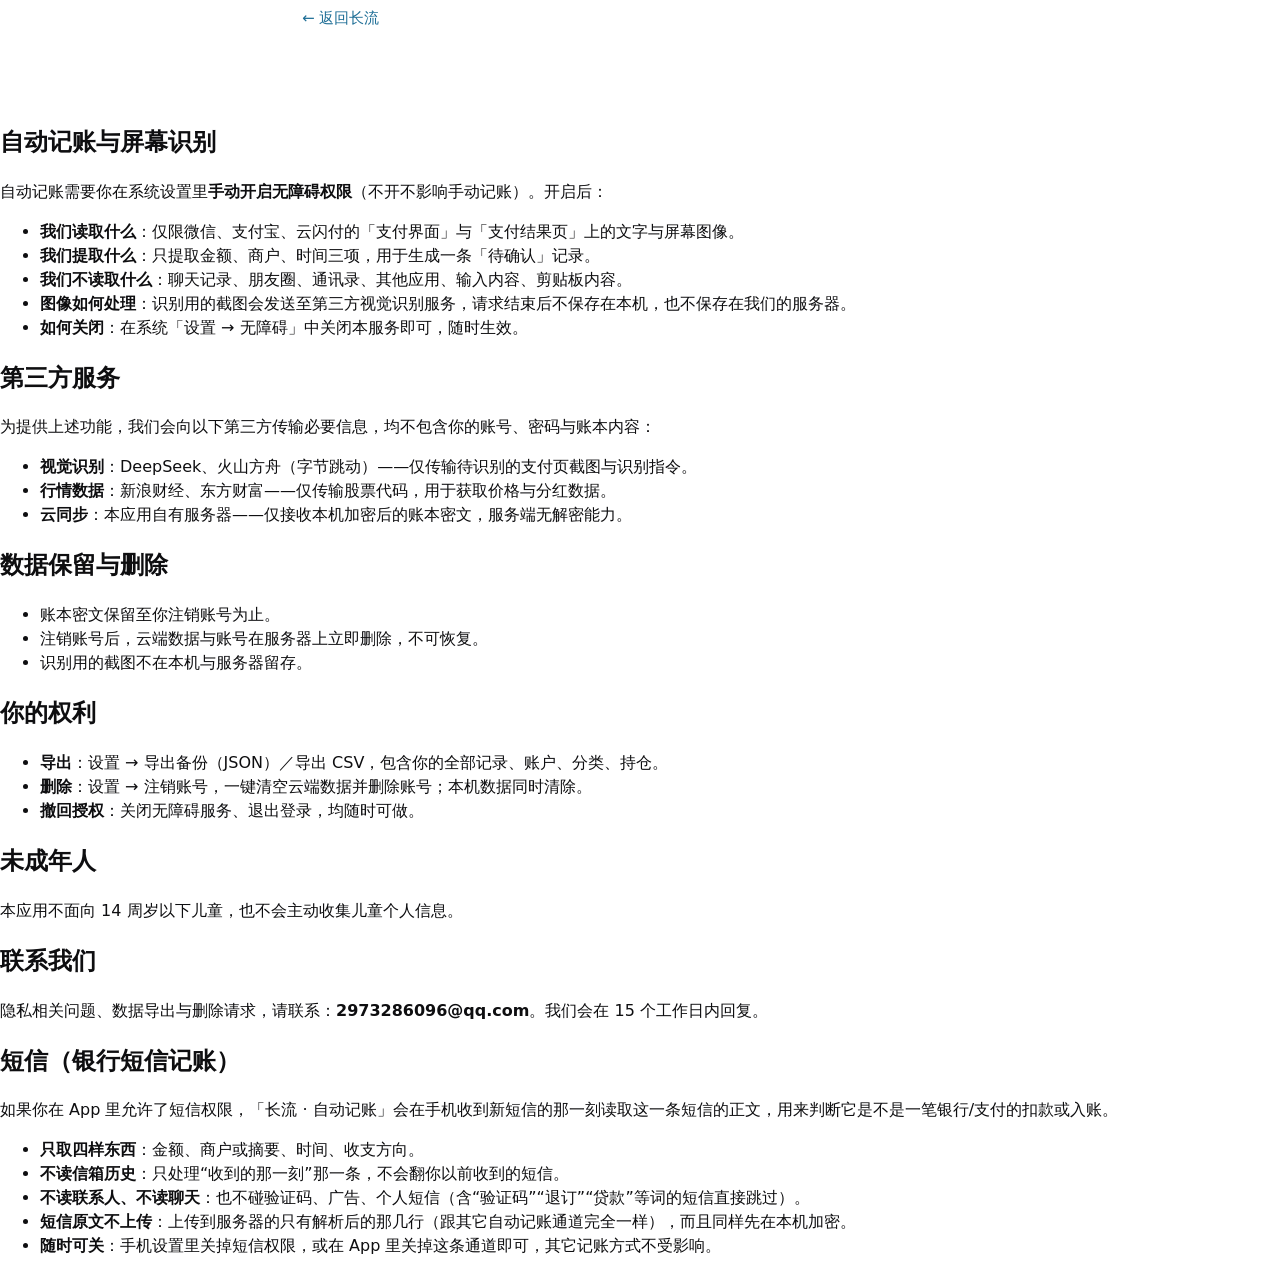
<file: privacy.html>
<!DOCTYPE html>
<html lang="zh-CN">
<head>
<meta charset="UTF-8">
<meta name="viewport" content="width=device-width, initial-scale=1, viewport-fit=cover">
<title>隐私政策与用户协议 · 长流</title>
<link rel="stylesheet" href="style.css">
<style>
  .privacy {
    max-width: 720px;
    margin: 0 auto;
    padding: 0 var(--pad) 72px;
    overflow-x: hidden;
  }
  .privacy .back {
    display: inline-block;
    margin: 18px 0 4px;
    color: var(--accent);
    text-decoration: none;
    font-size: 15px;
    line-height: 1.7;
  }
  .privacy h1 {
    font-size: 24px;
    font-weight: 700;
    color: var(--ink);
    margin: 8px 0 4px;
  }
  .privacy .meta {
    font-size: 14px;
    color: var(--ink-3);
    line-height: 1.7;
    margin: 0 0 24px;
  }
  .privacy h2 {
    font-size: 18px;
    font-weight: 700;
    color: var(--ink);
    margin: 28px 0 10px;
  }
  .privacy p {
    font-size: 15px;
    line-height: 1.7;
    color: var(--ink-2);
    margin: 0 0 12px;
  }
  .privacy ul {
    margin: 0 0 12px;
    padding-left: 1.3em;
  }
  .privacy li {
    font-size: 15px;
    line-height: 1.7;
    color: var(--ink-2);
    margin: 0 0 6px;
  }
  .privacy strong {
    color: var(--ink);
    font-weight: 600;
  }
  .privacy .note {
    background: var(--paper);
    border: 1px solid var(--line);
    border-radius: var(--r-block);
    padding: 14px 16px;
  }
  .privacy .note p {
    margin: 0;
  }
  .privacy .footer {
    margin-top: 36px;
    padding-top: 18px;
    border-top: 1px solid var(--line);
  }
  .privacy .footer a {
    color: var(--accent);
    text-decoration: none;
    font-size: 15px;
    line-height: 1.7;
  }
</style>
</head>
<body>
<div class="privacy">

  <a class="back" href="index.html">&larr; 返回长流</a>
  <h1>隐私政策与用户协议</h1>
  <p class="meta">版本 v1.0 &middot; 生效日期：2026 年 11 月 2 日</p>

  <h2>一、我们收集什么</h2>
  <p>长流只收集为你提供记账与同步服务所必需的数据：</p>
  <ul>
    <li><strong>记账数据</strong>：你在 App 里输入的金额、分类、账户、备注、持仓信息。</li>
    <li><strong>登录凭证</strong>：登录用的用户名和密码。密码经 PBKDF2-SHA256 算法 20 万轮哈希后存储，服务端不存储密码明文。</li>
    <li><strong>设备登录记录</strong>：每次登录会生成一个访问令牌（token），服务端只保存该 token 的 SHA-256 摘要，不保存 token 原文。</li>
  </ul>
  <div class="note">
    <p>长流<strong>不收集</strong>通讯录、位置、相册、剪贴板内容，<strong>不接入</strong>任何第三方统计或广告 SDK。</p>
      <p>我们自己会记一个<strong>每天的访问人数</strong>（同一台设备同一天只算一次），用的是一段本机随机生成的编号，不含账号、不存 IP、不记你看过哪一页。它只用来知道还有没有人在用。</p>
  </div>

  <h2>二、数据存在哪</h2>
  <ul>
    <li>记账数据<strong>默认只保存在你本机浏览器</strong>（localStorage）中。</li>
    <li>当你登录并开启同步后，记账数据会在你的设备上完成加密，再上传到本项目的同步服务（当前为开发者自建服务，域名 v.yutiqu.eu.cc）。</li>
    <li>加密密钥由你的「用户名 + 密码」在你的设备上派生，密钥不会发送到服务器。服务端只保存加密后的密文，没有你的密码无法解密。</li>
  </ul>
  <div class="note">
    <p>因此，<strong>包括服务器管理员在内的任何人都无法查看你的账本内容</strong>。</p>
  </div>

  <h2>三、谁能看到</h2>
  <ul>
    <li><strong>只有你自己</strong>。服务端按账号隔离数据，一个账号只能访问自己的数据。</li>
    <li>行情、估值数据来自公开数据源（如新浪财经），这类数据不含任何个人信息。</li>
  </ul>

  <h2>四、你的权利</h2>
  <ul>
    <li><strong>查看与导出</strong>：设置 &rarr; 数据 &rarr; 导出备份，可下载包含你全部记账数据的 JSON 文件。</li>
    <li><strong>删除单条</strong>：在账本页点击该条记录 &rarr; 删除，删除后 5 秒内可撤销。</li>
    <li><strong>注销账号</strong>：设置 &rarr; 账号 &rarr; 注销账号，将级联删除云端的设备记录、加密数据和账号本身。</li>
  </ul>
  <div class="note">
    <p>注销后云端数据立即删除且<strong>不可恢复</strong>，请在操作前先导出备份。</p>
  </div>

  <h2>五、数据保留</h2>
  <ul>
    <li>未注销账号时，你的数据一直保留。</li>
    <li>注销账号后，云端数据立即删除，无备份残留。本机浏览器中的数据由你自行清除（清除浏览器数据或卸载应用即可）。</li>
  </ul>

  <h2>六、未成年人</h2>
  <p>本产品不面向 14 周岁以下未成年人。如果你未满 14 周岁，请不要使用本产品。</p>

  <h2>七、联系方式</h2>
  <p>如对本政策有任何疑问，请通过 [CONTACT_EMAIL] 与我们联系。</p>
  <p>本政策如有变更，会在本页面更新并注明新的生效日期。</p>

  <h2>八、生效日期与版本</h2>
  <p>本政策版本 v1.0，自 2026 年 11 月 2 日起生效。</p>

  <div class="footer">
    <a href="index.html">&larr; 返回长流</a>
  </div>

</div>

  <h2>自动记账与屏幕识别</h2>
  <p>自动记账需要你在系统设置里<b>手动开启无障碍权限</b>（不开不影响手动记账）。开启后：</p>
  <ul>
    <li><b>我们读取什么</b>：仅限微信、支付宝、云闪付的「支付界面」与「支付结果页」上的文字与屏幕图像。</li>
    <li><b>我们提取什么</b>：只提取金额、商户、时间三项，用于生成一条「待确认」记录。</li>
    <li><b>我们不读取什么</b>：聊天记录、朋友圈、通讯录、其他应用、输入内容、剪贴板内容。</li>
    <li><b>图像如何处理</b>：识别用的截图会发送至第三方视觉识别服务，请求结束后不保存在本机，也不保存在我们的服务器。</li>
    <li><b>如何关闭</b>：在系统「设置 → 无障碍」中关闭本服务即可，随时生效。</li>
  </ul>

  <h2>第三方服务</h2>
  <p>为提供上述功能，我们会向以下第三方传输必要信息，均不包含你的账号、密码与账本内容：</p>
  <ul>
    <li><b>视觉识别</b>：DeepSeek、火山方舟（字节跳动）——仅传输待识别的支付页截图与识别指令。</li>
    <li><b>行情数据</b>：新浪财经、东方财富——仅传输股票代码，用于获取价格与分红数据。</li>
    <li><b>云同步</b>：本应用自有服务器——仅接收本机加密后的账本密文，服务端无解密能力。</li>
  </ul>

  <h2>数据保留与删除</h2>
  <ul>
    <li>账本密文保留至你注销账号为止。</li>
    <li>注销账号后，云端数据与账号在服务器上立即删除，不可恢复。</li>
    <li>识别用的截图不在本机与服务器留存。</li>
  </ul>

  <h2>你的权利</h2>
  <ul>
    <li><b>导出</b>：设置 → 导出备份（JSON）／导出 CSV，包含你的全部记录、账户、分类、持仓。</li>
    <li><b>删除</b>：设置 → 注销账号，一键清空云端数据并删除账号；本机数据同时清除。</li>
    <li><b>撤回授权</b>：关闭无障碍服务、退出登录，均随时可做。</li>
  </ul>

  <h2>未成年人</h2>
  <p>本应用不面向 14 周岁以下儿童，也不会主动收集儿童个人信息。</p>

  <h2>联系我们</h2>
  <p>隐私相关问题、数据导出与删除请求，请联系：<b>2973286096@qq.com</b>。我们会在 15 个工作日内回复。</p>

      <h2>短信（银行短信记账）</h2>
      <p>如果你在 App 里允许了短信权限，「长流 · 自动记账」会在手机收到新短信的那一刻读取这一条短信的正文，用来判断它是不是一笔银行/支付的扣款或入账。</p>
      <ul>
        <li><b>只取四样东西</b>：金额、商户或摘要、时间、收支方向。</li>
        <li><b>不读信箱历史</b>：只处理“收到的那一刻”那一条，不会翻你以前收到的短信。</li>
        <li><b>不读联系人、不读聊天</b>：也不碰验证码、广告、个人短信（含“验证码”“退订”“贷款”等词的短信直接跳过）。</li>
        <li><b>短信原文不上传</b>：上传到服务器的只有解析后的那几行（跟其它自动记账通道完全一样），而且同样先在本机加密。</li>
        <li><b>随时可关</b>：手机设置里关掉短信权限，或在 App 里关掉这条通道即可，其它记账方式不受影响。</li>
      </ul>
</body>
</html>
</file>
<file: style.css>
/* ============================================================
   长流 · 样式表
   单文件手机端优先 + 新拟海天蓝 + 本地优先的克制视觉。
   文字对比度按 WCAG AA 4.5:1 校准。
   ============================================================ */
:root {
  --ink: #0e0e10;
  /* 文字对比度都按 WCAG AA 4.5:1 校准过：ink-2 与 ink-3 都在 4.5:1 以上 */
  --ink-2: #4a4a54;
  --ink-3: #767680;
  --surface: #EFF7FB;
  --paper: #ffffff;
  --paper-2: #fafafb;
  --line: #E4EFF5;
  --accent: #1E6E96;
  --pos: #1e7a58;
  --neg: #c0453c;
  --pad: 22px;
  --r-block: 14px;
  --r-pill: 999px;
}

* { box-sizing: border-box; -webkit-tap-highlight-color: transparent; }

html, body {
  margin: 0;
  padding: 0;
  background: var(--paper);
  color: var(--ink);
  font-family: -apple-system, BlinkMacSystemFont, "PingFang SC", "HarmonyOS Sans SC",
    "MiSans", "Microsoft YaHei UI", "Microsoft YaHei", "Noto Sans SC",
    "Noto Sans CJK SC", system-ui, sans-serif;
  font-size: 16px;
  line-height: 1.5;
  -webkit-font-smoothing: auto;
  text-rendering: optimizeLegibility;
  font-feature-settings: "tnum" 1;
}

.phone {
  width: 390px;
  max-width: 100vw;
  min-height: 100vh;
  margin: 0 auto;
  background: var(--paper);
  position: relative;
  /* 底部要同时让开 tabbar 和悬浮的 ＋ 按钮，否则最后一行会被盖住 */
  padding-bottom: 148px;
  overflow-x: hidden;
}

/* ---------- 顶部 ---------- */
.topbar {
  display: flex;
  align-items: center;
  justify-content: space-between;
  height: 66px;
  padding: 0 var(--pad);
}
.topbar h1 {
  margin: 0;
  font-size: 24px;
  font-weight: 700;
  letter-spacing: -0.5px;
  color: var(--ink);
}
.topbar .sub { display: none; }
.icon-btn {
  width: 44px;
  height: 44px;
  margin-right: -11px;
  display: flex;
  align-items: center;
  justify-content: center;
  color: var(--ink);
  font-size: 16px;
  cursor: pointer;
}
.icon-btn svg {
  width: 20px;
  height: 20px;
  fill: none;
  stroke: currentColor;
  stroke-width: 2;
  stroke-linecap: round;
  stroke-linejoin: round;
}
.icon-btn:active { opacity: 0.45; }

/* ---------- 月份条 ---------- */
.month-line {
  display: flex;
  align-items: center;
  gap: 6px;
  padding: 0 var(--pad) 22px;
  font-size: 14px;
  font-weight: 600;
  color: var(--ink-3);
}
.month-line b {
  font-size: 18px;
  font-weight: 700;
  letter-spacing: -0.2px;
  color: var(--ink);
  margin: 0 4px;
}
.month-line span[data-act] {
/* 月份左右箭头：点按区做到 44px，用负 margin 抵消视觉留白 */
  width: 44px;
  height: 44px;
  margin: -9px -8px;
  display: flex;
  align-items: center;
  justify-content: center;
  font-size: 17px;
  color: var(--ink-2);
  cursor: pointer;
}
.month-line span[data-act]:active { opacity: 0.4; }

/* ---------- 余额卡 ---------- */
.hero { padding: 2px var(--pad) 26px; }
.hero .label {
  font-size: 13px;
  font-weight: 600;
  letter-spacing: 0.04em;
  color: var(--ink-3);
}
.hero .big {
  font-size: 48px;
  font-weight: 800;
  line-height: 1.05;
  letter-spacing: -2.3px;
  margin-top: 10px;
  color: var(--ink);
  font-variant-numeric: tabular-nums;
}
.hero .big .cur {
  font-size: 20px;
  font-weight: 600;
  letter-spacing: 0;
  color: var(--ink-3);
  margin-right: 8px;
}
.hero .row { display: none; }
.hero .delta {
  margin-top: 14px;
  font-size: 14px;
  font-weight: 500;
  color: var(--ink-2);
  letter-spacing: 0.01em;
}
.hero .delta b { font-weight: 700; margin-left: 6px; }
.hero .delta.up b { color: var(--pos); }
.hero .delta.down b { color: var(--neg); }

/* ---------- 柱状图 ---------- */
.chart { padding: 0 var(--pad) 30px; }
.chart-top {
  display: flex;
  align-items: center;
  gap: 16px;
  margin-bottom: 18px;
  font-size: 12px;
  font-weight: 600;
  letter-spacing: 0.05em;
  color: var(--ink-3);
}
.chart-top .cap { margin-left: auto; letter-spacing: 0; }
.plot { position: relative; height: 140px; }
.bars {
  display: flex;
  align-items: flex-end;
  gap: 14px;
  height: 140px;
}
.bar-col {
  flex: 1;
  height: 100%;
  display: flex;
  align-items: flex-end;
  justify-content: center;
}
.bar {
  width: 100%;
  max-width: 22px;
  background: var(--ink);
  border-radius: 7px;
  display: block;
  opacity: 0.92;
}
.bar.on { background: var(--accent); opacity: 1; }
.bar.over { background: var(--neg); }
.x-axis {
  display: flex;
  gap: 14px;
  margin-top: 14px;
}
.x-axis .xl {
  flex: 1;
  text-align: center;
  font-size: 12px;
  line-height: 1.45;
  font-weight: 600;
  color: var(--ink-3);
  font-variant-numeric: tabular-nums;
}
.x-axis .xl b { display: block; font-weight: 600; }
.x-axis .xl em {
  display: block;
  font-style: normal;
  font-size: 11px;
  font-weight: 500;
  color: var(--ink-3);
  letter-spacing: 0;
}
.x-axis .xl.on b { color: var(--ink); font-weight: 700; }
.x-axis .xl.on em { color: var(--ink-2); font-weight: 600; }

/* ---------- 流水列表 ---------- */
.daybar {
  display: flex;
  align-items: baseline;
  justify-content: space-between;
  padding: 26px var(--pad) 6px;
  font-size: 13px;
  font-weight: 600;
  letter-spacing: 0.04em;
  color: var(--ink-3);
}
.daybar .sum { font-weight: 600; letter-spacing: 0; font-variant-numeric: tabular-nums; }
.daybar .sum.in { color: var(--pos); }

.entry-group { margin: 0 0 6px; }
.entry {
  display: flex;
  align-items: center;
  gap: 14px;
  padding: 12px var(--pad);
  cursor: pointer;
}
.entry:active { background: var(--paper-2); }
.entry .glyph {
  width: 42px;
  height: 42px;
  border-radius: 50%;
  background: var(--surface);
  display: flex;
  align-items: center;
  justify-content: center;
  flex-shrink: 0;
  color: var(--ink);
}
.entry .glyph svg {
  width: 22px;
  height: 22px;
  fill: none;
  stroke: currentColor;
  stroke-width: 2;
  stroke-linecap: round;
  stroke-linejoin: round;
}
.entry .body { flex: 1; min-width: 0; overflow: hidden; }
.entry .title {
  font-size: 16px;
  font-weight: 600;
  letter-spacing: -0.1px;
  color: var(--ink);
  overflow: hidden;
  text-overflow: ellipsis;
  white-space: nowrap;
}
.entry .meta {
  display: flex;
  gap: 10px;
  margin-top: 3px;
  font-size: 13px;
  color: var(--ink-2);
  min-width: 0;
  overflow: hidden;
}
.entry .meta span + span::before {
  content: "璺?;
  margin-right: 8px;
  color: var(--ink-3);
}
.entry .meta span { white-space: nowrap; }
/* 金额旁边的小字说明 */
.entry .amt .amt-note {
  display: block;
  margin-top: 3px;
  font-size: 11px;
  font-weight: 500;
  letter-spacing: 0;
  text-align: right;
  color: var(--ink-3);
  font-weight: 400;
}
.amt-note.up { color: var(--pos); }
.amt-note.down { color: var(--neg); }
.entry .amt {
  font-size: 17px;
  font-weight: 700;
  letter-spacing: -0.3px;
  font-variant-numeric: tabular-nums;
  color: var(--ink);
  flex-shrink: 0;
}
.amt.in { color: var(--pos); }
.amt.out { color: var(--ink); }
.amt .csv-tag {
  font-size: 11px;
  font-weight: 400;
  color: var(--ink-3);
  margin-left: 4px;
}

.empty {
  padding: 84px var(--pad);
  text-align: center;
  color: var(--ink-3);
  font-size: 14px;
  font-weight: 500;
}
.empty .big-emoji { display: none; }
.empty-act {
  display: inline-flex;
  align-items: center;
  justify-content: center;
  min-height: 44px;
  margin-top: 14px;
  padding: 0 20px;
  border-radius: var(--r-pill);
  background: var(--surface);
  color: var(--ink);
  font-size: 14px;
  font-weight: 600;
  cursor: pointer;
}
.empty-act:active { opacity: 0.6; }

/* ---------- 记一笔 ---------- */
.entry-page { padding-bottom: 0; background: var(--paper); }

.flow-tabs {
  display: flex;
  gap: 26px;
  justify-content: center;
  padding: 0 var(--pad) 20px;
}
.flow-tab {
  position: relative;
  padding-bottom: 7px;
  font-size: 15px;
  font-weight: 500;
  color: var(--ink-3);
  cursor: pointer;
}
.flow-tab.on { color: var(--ink); font-weight: 700; }
.flow-tab.on::after {
  content: "";
  position: absolute;
  left: 50%;
  bottom: 0;
  transform: translateX(-50%);
  width: 16px;
  height: 2px;
  border-radius: 1px;
  background: var(--ink);
}

.amount-box {
  margin: 0 var(--pad);
  padding: 4px 0 24px;
  border-bottom: 1.5px solid var(--line);
}
.amount-box .cap {
  font-size: 13px;
  font-weight: 600;
  letter-spacing: 0.04em;
  color: var(--ink-3);
}
.amount-display {
  display: flex;
  align-items: baseline;
  gap: 8px;
  margin-top: 10px;
  min-height: 52px;
}
.amount-display .cur {
  font-size: 20px;
  font-weight: 600;
  color: var(--ink-3);
}
.amount-display .num {
  font-size: 44px;
  font-weight: 700;
  letter-spacing: -1.8px;
  line-height: 1.05;
  color: var(--ink);
  font-variant-numeric: tabular-nums;
}
.amount-display .num.placeholder { color: #d8d8de; }

.card { padding: 0; }

/* 年度汇总 2×2 网格 */
.ygrid {
  display: grid;
  grid-template-columns: 1fr 1fr;
}
.ycell {
  padding: 12px var(--pad) 14px;
}
.ycell:nth-child(odd) { border-right: 1.5px solid var(--line); }
.ycell:nth-child(-n + 2) { border-bottom: 1.5px solid var(--line); }
.ycell i {
  display: block;
  font-style: normal;
  font-size: 12px;
  color: var(--ink-3);
  margin-bottom: 5px;
}
.ycell b {
  display: block;
  font-size: 16px;
  font-weight: 700;
  color: var(--ink);
  font-variant-numeric: tabular-nums;
  letter-spacing: -0.2px;
}
.ycell b.pos { color: var(--pos); }
.entry-page .card { padding: 0 0 6px; }
.card-title {
  padding: 16px var(--pad) 10px;
  font-size: 13px;
  font-weight: 700;
  letter-spacing: 0.06em;
  color: var(--ink-3);
}

.tag-grid {
  display: flex;
  flex-wrap: wrap;
  gap: 16px 10px;
  padding: 0 var(--pad) 6px;
}
.tag-grid.cols-4 .tag-cell { width: calc((100% - 30px) / 4); }
.tag-cell {
  width: calc((100% - 40px) / 5);  display: flex;
  flex-direction: column;
  align-items: center;
  gap: 9px;
  font-size: 13px;
  font-weight: 600;
  color: var(--ink-2);
  cursor: pointer;
}
.tag-cell .g {
  width: 52px;
  height: 52px;
  border-radius: 50%;
  background: var(--surface);
  display: flex;
  align-items: center;
  justify-content: center;
  color: var(--ink);
}
.tag-cell .g svg {
  width: 24px;
  height: 24px;
  fill: none;
  stroke: currentColor;
  stroke-width: 2;
  stroke-linecap: round;
  stroke-linejoin: round;
}
.tag-cell.on .g { background: var(--ink); color: #fff; }
.tag-cell.on { color: var(--ink); }

.field-row {
  display: flex;
  align-items: center;
  justify-content: space-between;
  padding: 13px var(--pad);
  border-bottom: 1.5px solid var(--line);
  font-size: 15px;
}
.field-row:last-child { border-bottom: none; }
.field-row label {
  font-size: 14px;
  font-weight: 500;
  color: var(--ink-3);
}
.field-row input {
  border: none;
  outline: none;
  background: transparent;
  text-align: right;
  font-family: inherit;
  font-size: 16px;
  font-weight: 600;
  color: var(--ink);
  max-width: 62%;
  min-height: 44px;
  padding: 0;
}
.field-row input::placeholder { color: var(--ink-3); font-weight: 400; }

/* 记账页：键盘固定在视口底部，内容区自己滚。否则整页滚到底才能看见键盘，会把标题、支出/收入切换、甚至金额数字顶出屏幕 */
.entry-page .pad {
  position: fixed;
  bottom: 0;
  left: 50%;
  transform: translateX(-50%);
  width: 390px;
  max-width: 100vw;
  background: var(--paper);
  border-top: 1px solid var(--line);
  padding-bottom: calc(14px + env(safe-area-inset-bottom, 0px));
  z-index: 30;
}
.entry-page .view { padding-bottom: 292px; }

.pad {
  display: grid;
  grid-template-columns: repeat(4, 1fr);
  gap: 6px;
  padding: 12px var(--pad) 20px;
}
.key {
  height: 56px;
  display: flex;
  align-items: center;
  justify-content: center;
  font-size: 23px;
  font-weight: 500;
  font-variant-numeric: tabular-nums;
  color: var(--ink);
  border-radius: var(--r-pill);
  cursor: pointer;
}
.key:active { background: var(--surface); }
/* 按键按下反馈：只过渡背景色，避免布局抖动 */
.key { transition: background-color 0.1s ease; }
.key { touch-action: manipulation; }
.key.wide { grid-column: span 2; }
.key.fn { font-size: 14px; font-weight: 500; color: var(--ink-3); }
.key.go {
  background: var(--ink);
  color: #fff;
  font-size: 15px;
  font-weight: 600;
}
.key.go:active { opacity: 0.85; background: var(--ink); }

/* ---------- 月份导航 ---------- */
.month-nav {
  display: flex;
  align-items: center;
  justify-content: center;
  gap: 14px;
  padding: 0 var(--pad) 20px;
}
.month-nav .nm {
  font-size: 14px;
  font-weight: 600;
  color: var(--ink-3);
  cursor: pointer;
  min-width: 44px;
  min-height: 44px;
  display: inline-flex;
  align-items: center;
  justify-content: center;
}
.month-nav .nm.on {
  font-size: 18px;
  font-weight: 700;
  letter-spacing: -0.2px;
  color: var(--ink);
  cursor: default;
}

.seg {
  display: flex;
  gap: 26px;
  justify-content: center;
  padding: 0 var(--pad) 22px;
}
.seg button {
  position: relative;
  border: none;
  background: transparent;
  min-width: 44px;
  min-height: 44px;
  padding: 0 0 10px;
  font-family: inherit;
  font-size: 15px;
  font-weight: 500;
  color: var(--ink-3);
  letter-spacing: 0.02em;
  cursor: pointer;
}
.seg button.on { color: var(--ink); font-weight: 700; }
.seg button.on::after {
  content: "";
  position: absolute;
  left: 50%;
  bottom: 0;
  transform: translateX(-50%);
  width: 22px;
  height: 3px;
  border-radius: 2px;
  background: var(--ink);
}

.stat-hero {
  display: flex;
  align-items: baseline;
  justify-content: space-between;
  padding: 0 var(--pad) 24px;
}
.stat-hero .big {
  font-size: 36px;
  font-weight: 700;
  letter-spacing: -1.2px;
  line-height: 1.1;
  color: var(--ink);
  font-variant-numeric: tabular-nums;
}
.stat-hero .big .cur {
  font-size: 17px;
  font-weight: 600;
  letter-spacing: 0;
  color: var(--ink-3);
  margin-right: 6px;
}
.stat-hero .big.in { color: var(--pos); }
.stat-hero .meta {
  font-size: 13px;
  font-weight: 500;
  color: var(--ink-3);
  font-variant-numeric: tabular-nums;
}

.donut-row {
  display: flex;
  align-items: center;
  gap: 22px;
  padding: 0 var(--pad) 30px;
}
.donut {
  width: 148px;
  height: 148px;
  flex-shrink: 0;
}
.legend {
  flex: 1;
  min-width: 0;
  display: flex;
  flex-direction: column;
  gap: 12px;
}
.legend .lg {
  display: flex;
  align-items: center;
  gap: 9px;
  font-size: 14px;
  font-weight: 500;
  color: var(--ink);
}
.legend .lg i {
  width: 7px;
  height: 7px;
  border-radius: 50%;
  flex-shrink: 0;
}
.legend .lg span {
  flex: 1;
  min-width: 0;
  overflow: hidden;
  text-overflow: ellipsis;
  white-space: nowrap;
}
.legend .lg b {
  font-size: 13px;
  font-weight: 700;
  color: var(--ink-2);
  font-variant-numeric: tabular-nums;
}

.rk-list { padding: 0 var(--pad); }
.rk {
  display: flex;
  align-items: center;
  gap: 12px;
  padding: 13px 0;
}
.rk .g {
  width: 40px;
  height: 40px;
  border-radius: 50%;
  background: var(--surface);
  display: flex;
  align-items: center;
  justify-content: center;
  color: var(--ink);
  flex-shrink: 0;
}
.rk .g svg {
  width: 22px;
  height: 22px;
  fill: none;
  stroke: currentColor;
  stroke-width: 2;
  stroke-linecap: round;
  stroke-linejoin: round;
}
.rk .body { flex: 1; min-width: 0; }
.rk .r1 {
  display: flex;
  align-items: baseline;
  justify-content: space-between;
  gap: 10px;
}
.rk .nm { font-size: 15.5px; font-weight: 600; color: var(--ink); letter-spacing: -0.2px; }
.rk .amt {
  font-size: 16.5px;
  font-weight: 700;
  letter-spacing: -0.3px;
  font-variant-numeric: tabular-nums;
  color: var(--ink);
  flex-shrink: 0;
}
.rk .r2 {
  display: flex;
  align-items: center;
  gap: 10px;
  margin-top: 10px;
}
.rk .track {
  flex: 1;
  height: 6px;
  border-radius: 999px;
  background: #eef3f7;
  overflow: hidden;
}
.rk .track i {
  display: block;
  height: 100%;
  border-radius: 999px;
  background: var(--ink);   /* 实际颜色由行内 style 覆盖成分类色 */
}
.rk .pc {
  flex: 0 0 auto;
  width: 54px;
  text-align: right;
  font-size: 11.5px;
  font-weight: 500;
  color: var(--ink-3);
  font-variant-numeric: tabular-nums;
  white-space: nowrap;
}

/* ---------- 资产构成条 ---------- */
.alloc { padding: 0 var(--pad) 26px; }
.alloc-bar {
  display: flex;
  gap: 3px;
  height: 10px;
  border-radius: var(--r-pill);
  overflow: hidden;
  background: var(--surface);
}
.alloc-bar i { display: block; height: 100%; }
.alloc-key {
  display: flex;
  flex-wrap: wrap;
  gap: 6px 18px;
  margin-top: 14px;
  font-size: 13px;
  font-weight: 500;
  color: var(--ink-2);
}
.alloc-key span { display: inline-flex; align-items: center; gap: 7px; }
.alloc-key i {
  width: 7px;
  height: 7px;
  border-radius: 50%;
  display: inline-block;
}

.wallet {
  display: flex;
  align-items: center;
  justify-content: space-between;
  padding: 15px var(--pad);
}
.wallet .left { display: flex; align-items: center; gap: 14px; }
.wallet .g {
  width: 42px;
  height: 42px;
  border-radius: 50%;
  background: var(--surface);
  display: flex;
  align-items: center;
  justify-content: center;
  color: var(--ink);
}
.wallet .g svg {
  width: 22px;
  height: 22px;
  fill: none;
  stroke: currentColor;
  stroke-width: 2;
  stroke-linecap: round;
  stroke-linejoin: round;
}
.wallet .nm { font-size: 16px; font-weight: 600; }
.wallet .sub {
  font-size: 13px;
  font-weight: 500;
  color: var(--ink-3);
  margin-top: 3px;
  font-variant-numeric: tabular-nums;
}
.wallet .bal {
  font-size: 18px;
  font-weight: 700;
  letter-spacing: -0.3px;
  font-variant-numeric: tabular-nums;
}

/* ---------- 按钮 / 分段控件 ---------- */
.btn-primary {
  display: block;
  width: calc(100% - 44px);
  margin: 6px 22px 22px;
  height: 50px;
  border: none;
  border-radius: var(--r-pill);
  background: var(--ink);
  color: #fff;
  font-family: inherit;
  font-size: 15px;
  font-weight: 600;
  letter-spacing: 0.02em;
  cursor: pointer;
}
.btn-primary:active { opacity: 0.85; }

.cover {
  padding: 6px 22px 18px;
}
.cover-num {
  font-size: 52px;
  font-weight: 700;
  letter-spacing: -2px;
  line-height: 1;
  color: var(--ink);
  font-variant-numeric: tabular-nums;
}
.cover-num span {
  font-size: 22px;
  font-weight: 600;
  letter-spacing: 0;
  color: var(--ink-3);
  margin-left: 3px;
}
.cover-desc {
  margin-top: 10px;
  font-size: 13px;
  font-weight: 500;
  color: var(--ink-2);
}
.cover .track {
  margin-top: 14px;
  height: 6px;
  border-radius: 3px;
  background: var(--surface);
  overflow: hidden;
}
.cover .track i {
  display: block;
  height: 100%;
  border-radius: 3px;
  background: var(--ink);
}

/* 报价状态行 */
.quote-line {
  display: flex;
  align-items: center;
  justify-content: space-between;
  margin-top: 12px;
  font-size: 12px;
  font-weight: 500;
  color: var(--ink-3);
}
.quote-refresh {
  color: var(--ink);
  font-weight: 600;
  padding: 2px 0 2px 12px;
  cursor: pointer;
}
.quote-refresh:active { opacity: 0.5; }

/* 持仓列表行 */
.hrow {
  display: flex;
  align-items: center;
  gap: 14px;
  padding: 14px var(--pad);
  cursor: pointer;
}
.hrow:active { background: var(--paper-2); }
.hrow .glyph {
  width: 42px;
  height: 42px;
  border-radius: 50%;
  background: var(--surface);
  display: flex;
  align-items: center;
  justify-content: center;
  flex-shrink: 0;
  color: var(--ink);
}
.hrow .glyph svg {
  width: 22px;
  height: 22px;
  fill: none;
  stroke: currentColor;
  stroke-width: 2;
  stroke-linecap: round;
  stroke-linejoin: round;
}
.hrow .hmain { flex: 1; min-width: 0; }
.hrow .hline {
  display: flex;
  align-items: baseline;
  justify-content: space-between;
  gap: 12px;
}
.hrow .hline + .hline { margin-top: 5px; }
.hrow .nm {
  font-size: 16px;
  font-weight: 600;
  color: var(--ink);
  overflow: hidden;
  text-overflow: ellipsis;
  white-space: nowrap;
}
.hrow .mv {
  font-size: 17px;
  font-weight: 700;
  letter-spacing: -0.3px;
  font-variant-numeric: tabular-nums;
  color: var(--ink);
  flex-shrink: 0;
}
.hrow .sub {
  font-size: 13px;
  color: var(--ink-3);
  overflow: hidden;
  text-overflow: ellipsis;
  white-space: nowrap;
  font-variant-numeric: tabular-nums;
}
.hrow .pnl {
  font-size: 12px;
  font-weight: 600;
  color: var(--ink-3);
  flex-shrink: 0;
  font-variant-numeric: tabular-nums;
}
.hrow .pnl.up { color: var(--pos); }
.hrow .pnl.down { color: var(--neg); }

/* ---------- 账户 / 管理行 ---------- */
.mrow {
  display: flex;
  align-items: center;
  gap: 12px;
  padding: 13px var(--pad);
  border-bottom: 1.5px solid var(--line);
}
.mrow:last-child { border-bottom: none; }
.mrow .g {
  width: 34px;
  height: 34px;
  border-radius: 50%;
  background: var(--surface);
  display: flex;
  align-items: center;
  justify-content: center;
  flex-shrink: 0;
  color: var(--ink);
}
.mrow .g svg {
  width: 18px; height: 18px;
  fill: none; stroke: currentColor;
  stroke-width: 2; stroke-linecap: round; stroke-linejoin: round;
}
.mrow .body { flex: 1; min-width: 0; }
.mrow .nm {
  font-size: 15px; font-weight: 600; color: var(--ink);
  overflow: hidden; text-overflow: ellipsis; white-space: nowrap;
}
.mrow .sub { font-size: 12px; color: var(--ink-3); margin-top: 2px; }
.mrow .bal {
  font-size: 15px; font-weight: 700; color: var(--ink);
  font-variant-numeric: tabular-nums; flex-shrink: 0;
}
.mrow[data-act] { cursor: pointer; }
.mrow-act {
  font-size: 13px;
  font-weight: 600;
  color: var(--ink-2);
  min-width: 44px;
  height: 44px;
  display: inline-flex;
  align-items: center;
  justify-content: center;
  margin-right: calc(-1 * var(--pad) + 10px);
  cursor: pointer;
  flex-shrink: 0;
}
.mrow-act:active { opacity: 0.5; }
/* 删除图标用灰色：满屏红色太吵，点击后有 confirm 兜底 */
.mrow-act.del { color: var(--ink-3); }
.mrow-act.del:active { color: var(--neg); }
/* 行内操作按钮里的图标（删除垃圾桶等）：只描边不填充 */
.mrow-act svg {
  width: 18px;
  height: 18px;
  fill: none;
  stroke: currentColor;
  stroke-width: 2;
  stroke-linecap: round;
  stroke-linejoin: round;
}


.btn-ghost {
  display: block;
  width: calc(100% - 44px);
  margin: -12px 22px 22px;
  height: 44px;
  border: none;
  border-radius: var(--r-pill);
  background: transparent;
  color: var(--ink-2);
  font-family: inherit;
  font-size: 14px;
  font-weight: 500;
  cursor: pointer;
}
.btn-ghost:active { background: var(--surface); }

.seg-inline { display: inline-flex; gap: 8px; }
.entry-page .flow-tab, .seg-inline .si { min-width: 44px; min-height: 44px; display: inline-flex; align-items: center; justify-content: center; }
.seg-inline .si {
  padding: 6px 16px;
  border-radius: var(--r-pill);
  background: var(--surface);
  font-size: 13px;
  font-weight: 600;
  color: var(--ink-2);
  cursor: pointer;
}
.seg-inline .si.on { background: var(--ink); color: #fff; }

.icon-row { border-bottom: none; padding-bottom: 4px; }
.icon-grid {
  display: flex;
  flex-wrap: wrap;
  gap: 8px;
  padding: 0 var(--pad) 14px;
}
.icon-pick {
  width: 44px;
  height: 44px;
  border-radius: 50%;
  background: var(--surface);
  display: flex;
  align-items: center;
  justify-content: center;
  color: var(--ink);
  cursor: pointer;
}
.icon-pick svg {
  width: 20px; height: 20px;
  fill: none; stroke: currentColor;
  stroke-width: 2; stroke-linecap: round; stroke-linejoin: round;
}
.icon-pick.on { background: var(--ink); color: #fff; }

/* ---------- 列表行 ---------- */
.list-row {
  display: flex;
  align-items: center;
  justify-content: space-between;
  padding: 17px var(--pad);
  border-bottom: 1.5px solid var(--line);
  font-size: 16px;
  font-weight: 500;
}
/* 只有真正能点的行才给手型：否则看着像能点，点了却没反应 */
.list-row[data-act] { cursor: pointer; }
.list-row[data-act]:active { background: var(--paper-2); }
.list-row:last-child { border-bottom: none; }
.list-row .hint {
  font-size: 14px;
  font-weight: 400;
  color: var(--ink-3);
}

/* ---------- 底栏 ---------- */
.tabbar {
  position: fixed;
  bottom: 0;
  left: 50%;
  transform: translateX(-50%);
  width: 390px;
  max-width: 100vw;
  height: 64px;
  background: rgba(255, 255, 255, 0.94);
  backdrop-filter: blur(14px);
  border-top: 1.5px solid var(--line);
  display: flex;
  z-index: 40;
}
.tab {
  flex: 1;
  display: flex;
  flex-direction: column;
  align-items: center;
  justify-content: center;
  gap: 5px;
  text-decoration: none;
  color: var(--ink-3);
  font-size: 11.5px;
  font-weight: 600;
  letter-spacing: 0.02em;
}
.tab .ic { display: flex; width: 23px; height: 23px; align-items: center; justify-content: center; }
.tab .ic svg { width: 23px; height: 23px; fill: currentColor; stroke: none; }
.tab.on { color: var(--ink); }

/* ---------- 悬浮按钮 ---------- */
.fab {
  position: fixed;
  right: calc(50% - 195px + var(--pad));
  bottom: 82px;
  width: 54px;
  height: 54px;
  border-radius: 50%;
  background: var(--ink);
  color: #fff;
  display: flex;
  align-items: center;
  justify-content: center;
  font-size: 26px;
  font-weight: 300;
  line-height: 1;
  text-decoration: none;
  z-index: 41;
  /* 白圈 + 投影：让 ＋ 明显浮在内容之上，而不是像压住了文字 */
  box-shadow: 0 0 0 5px var(--paper), 0 10px 24px rgba(14, 14, 16, 0.2);
  transition: transform 0.16s ease, box-shadow 0.16s ease;
}
.fab:active { transform: scale(0.94); box-shadow: 0 0 0 5px var(--paper), 0 4px 12px rgba(14, 14, 16, 0.24); }
@media (max-width: 390px) { .fab { right: var(--pad); } }

.toast {
  position: fixed;
  left: 50%;
  bottom: 132px;
  transform: translateX(-50%);
  background: var(--ink);
  color: #fff;
  font-size: 14px;
  font-weight: 500;
  padding: 11px 20px;
  border-radius: var(--r-pill);
  opacity: 0;
  pointer-events: none;
  transition: opacity 0.2s ease;
  z-index: 100;
}
.toast.show { opacity: 1; }
/* 带动作的 toast：左边文字右边按钮 */
.toast.has-action {
  display: flex;
  align-items: center;
  gap: 16px;
  padding: 10px 10px 10px 20px;
}
.toast-action {
  border: none;
  border-radius: var(--r-pill);
  background: rgba(255, 255, 255, 0.16);
  color: #fff;
  font-family: inherit;
  font-size: 13px;
  font-weight: 600;
  padding: 8px 16px;
  cursor: pointer;
  flex-shrink: 0;
}
.toast-action:active { background: rgba(255, 255, 255, 0.3); }

/* ---------- 动画 ---------- */
@keyframes fadeIn {
  from { opacity: 0; }
  to { opacity: 1; }
}
@keyframes growY {
  from { transform: scaleY(0.02); }
  to { transform: scaleY(1); }
}
.view.enter { animation: fadeIn 0.24s ease both; }
.bar {
  transform-origin: bottom center;
  animation: growY 0.52s cubic-bezier(0.22, 0.8, 0.28, 1) both;
}
.bar-col:nth-child(1) .bar { animation-delay: 0.03s; }
.bar-col:nth-child(2) .bar { animation-delay: 0.08s; }
.bar-col:nth-child(3) .bar { animation-delay: 0.13s; }
.bar-col:nth-child(4) .bar { animation-delay: 0.18s; }
.bar-col:nth-child(5) .bar { animation-delay: 0.23s; }
.bar-col:nth-child(6) .bar { animation-delay: 0.28s; }
.donut { animation: fadeIn 0.32s ease both; }

@media (prefers-reduced-motion: reduce) {
  .view, .bar, .donut { animation: none; }
}

/* ---------- 底部报告面板（导入失败清单等多行内容） ---------- */
.sheet-mask {
  position: fixed;
  inset: 0;
  background: rgba(14, 14, 16, 0.42);
  z-index: 90;
  display: flex;
  align-items: flex-end;
  animation: fadeIn 0.16s ease both;
}
.sheet {
  width: 100%;
  background: #fff;
  border-radius: 22px 22px 0 0;
  padding: 20px 18px calc(18px + env(safe-area-inset-bottom));
  max-height: 78vh;
  display: flex;
  flex-direction: column;
  box-shadow: 0 -12px 40px rgba(14, 14, 16, 0.14);
  animation: sheetUp 0.22s cubic-bezier(0.22, 0.8, 0.28, 1) both;
}
@keyframes sheetUp {
  from { transform: translateY(14px); opacity: 0.6; }
  to { transform: translateY(0); opacity: 1; }
}
.sheet-grab {
  width: 38px;
  height: 4px;
  border-radius: 999px;
  background: var(--line);
  margin: -6px auto 12px;
  flex-shrink: 0;
}
.sheet h2 {
  font-size: 17px;
  font-weight: 800;
  color: var(--ink);
  margin: 0 0 4px;
  letter-spacing: -0.2px;
}
.sheet-sub {
  font-size: 13px;
  color: var(--ink-2);
  margin-bottom: 12px;
  line-height: 1.5;
}
.sheet-list {
  overflow: auto;
  -webkit-overflow-scrolling: touch;
  font-size: 13px;
  line-height: 1.75;
  color: var(--ink-2);
  background: var(--surface);
  border-radius: 14px;
  padding: 12px 14px;
  flex: 1 1 auto;
  min-height: 0;
}
.sheet-list div { padding: 2px 0; }
.sheet-acts {
  display: flex;
  gap: 10px;
  margin-top: 14px;
  flex-shrink: 0;
}
.sheet-acts .btn-primary,
.sheet-acts .btn-ghost { flex: 1; margin: 0; }

/* ---------- 搜索 ---------- */
.search-box { margin: 2px var(--pad) 14px; }
.search-box input {
  width: 100%;
  box-sizing: border-box;
  height: 48px;
  padding: 0 16px;
  border: 0;
  border-radius: var(--r-block);
  background: var(--surface);
  font-size: 15px;
  font-weight: 500;
  color: var(--ink);
  -webkit-appearance: none;
  appearance: none;
}
.search-box input::placeholder { color: var(--ink-3); font-weight: 400; }
.search-box input:focus {
  outline: 2px solid var(--ink);
  outline-offset: -2px;
}
.search-box input::-webkit-search-cancel-button { -webkit-appearance: none; }
.search-sum {
  font-size: 13px;
  color: var(--ink-2);
  margin: 0 calc(var(--pad) + 2px) 10px;
  line-height: 1.6;
}
.search-sum b { color: var(--ink); font-weight: 700; }
.search-results { padding: 0 var(--pad); }
.search-results .mrow { cursor: pointer; }
.search-results .bal.in { color: var(--pos); }
.search-more {
  font-size: 13px;
  color: var(--ink-3);
  text-align: center;
  padding: 16px 0 6px;
}

/* ---------- 记账页：账户胶囊（一行放得下，不被固定键盘切） ---------- */
.wal-block {
  margin: 14px 0 4px;
  padding-left: var(--pad);
}
.wal-cap {
  font-size: 13px;
  font-weight: 600;
  color: var(--ink-2);
  margin: 0 2px 8px;
  padding-right: var(--pad);
}
.wal-line {
  display: flex;
  gap: 6px;
  overflow-x: auto;
  -webkit-overflow-scrolling: touch;
  padding: 1px var(--pad) 3px 0;
  scrollbar-width: none;
}
.wal-line::-webkit-scrollbar { display: none; }
.wal-pill {
  flex: 0 0 auto;
  height: 40px;
  padding: 0 12px;
  border-radius: var(--r-pill);
  background: var(--surface);
  color: var(--ink-2);
  font-size: 13.5px;
  font-weight: 600;
  display: inline-flex;
  align-items: center;
  gap: 6px;
  cursor: pointer;
  white-space: nowrap;
  transition: background 0.14s ease, color 0.14s ease;
}
.wal-pill .g { display: flex; }
.wal-pill svg {
  width: 17px;
  height: 17px;
  display: block;
  fill: none;
  stroke: currentColor;
  stroke-width: 2;
  stroke-linecap: round;
  stroke-linejoin: round;
}
.wal-pill.on { background: var(--ink); color: #fff; }
.wal-pill.is-dim { opacity: 0.32; }
.wal-pill:active { opacity: 0.75; }

/* ---------- 记账页纵向压缩：键盘固定占掉下半屏，主流程要一屏装完 ---------- */
.entry-page .amount-box { padding: 2px 0 14px; }
.entry-page .amount-box .cap { font-size: 12px; }
.entry-page .amount-display { margin-top: 4px; min-height: 46px; }
.entry-page .amount-display .num { font-size: 38px; letter-spacing: -1.4px; }
.entry-page .card-title { padding: 10px var(--pad) 8px; }
.entry-page .tag-grid { gap: 12px 10px; padding-bottom: 2px; }
.entry-page .tag-cell { gap: 7px; }
.entry-page .tag-cell .g { width: 46px; height: 46px; }
.entry-page .tag-cell .g svg { width: 22px; height: 22px; }
.entry-page .wal-block { margin-top: 10px; }
.entry-page .flow-tabs { margin-bottom: 2px; }

/* 被键盘裁掉的部分用渐变淡出，不要硬切一刀 */
.entry-page .pad::before {
  content: "";
  position: absolute;
  left: 0;
  right: 0;
  top: -26px;
  height: 26px;
  background: linear-gradient(to top, var(--paper) 30%, rgba(255, 255, 255, 0));
  pointer-events: none;
  z-index: 1;
}

/* 同步码大字展示 */
.mx-code {
  font-family: ui-monospace, SFMono-Regular, Menlo, monospace;
  font-size: 20px;
  font-weight: 700;
  letter-spacing: 1px;
  padding: 14px var(--pad);
  color: var(--ink);
}






/* ---------- 分析页：支出/收入双栏卡（两张同时显示金额，点了才切换明细） ---------- */
.flow-pair {
  display: flex;
  gap: 9px;
  padding: 2px var(--pad) 12px;
}
.fp-item {
  flex: 1 1 0;
  min-width: 0;
  padding: 13px 13px 12px;
  border-radius: var(--r-block);
  background: var(--surface);
  cursor: pointer;
  transition: background 0.16s ease, box-shadow 0.16s ease;
}
.fp-item.on {
  background: var(--paper);
  box-shadow: inset 0 0 0 1.5px var(--ink);
}
.fp-num {
  font-size: 19px;
  font-weight: 800;
  letter-spacing: -0.6px;
  font-variant-numeric: tabular-nums;
  color: var(--ink-3);
  white-space: nowrap;
  overflow: hidden;
  text-overflow: ellipsis;
}
.fp-item.on .fp-num { color: var(--ink); }
.fp-item.on[data-v="out"] .fp-num { color: var(--neg); }
.fp-item.on[data-v="in"] .fp-num { color: var(--pos); }
.fp-label {
  font-size: 12px;
  font-weight: 500;
  color: var(--ink-3);
  margin-top: 5px;
  white-space: nowrap;
}

/* 日均一行，放在双栏卡下面 */
.stat-meta {
  padding: 0 var(--pad) 14px;
  font-size: 12.5px;
  color: var(--ink-2);
  font-variant-numeric: tabular-nums;
}

/* 当前月份下方的小圆点：三栏里一眼看出停在哪个月 */
.month-nav .nm.on { position: relative; }
.month-nav .nm.on::after {
  content: "";
  position: absolute;
  left: 50%;
  bottom: -9px;
  width: 5px;
  height: 5px;
  margin-left: -2.5px;
  border-radius: 50%;
  background: var(--ink);
}

/* ---------- 记账键盘：最后一排 5 格（学钱往：再记 / 删除 常驻左下角） ---------- */
.entry-page .pad .key.again {
  font-size: 14px;
  font-weight: 600;
  color: var(--ink-2);
  background: transparent;
}
.entry-page .pad .key.again:active { background: var(--surface); }
.entry-page .pad .key.del {
  font-size: 14px;
  font-weight: 600;
  color: var(--neg);
}
/* 5 格时每格收窄，字号略降，避免挤出边界 */
.entry-page .pad { --key-gap: 7px; }
.entry-page .pad .key { font-size: 22px; }
.entry-page .pad .key.go,
.entry-page .pad .key.again,
.entry-page .pad .key.del,
.entry-page .pad .key.fn { font-size: 14px; }

/* ---------- 日期快捷：昨天 / 前天 ---------- */
.day-quick {
  flex-shrink: 0;
  display: inline-flex;
  align-items: center;
  margin-left: 8px;
  height: 44px;
  padding: 0 14px;
  border-radius: var(--r-pill);
  background: var(--surface);
  color: var(--ink-2);
  font-size: 13px;
  font-weight: 600;
  cursor: pointer;
}
.day-quick:active { opacity: 0.6; }

/* 键盘最后一排 5 格（00 / 0 / . / 再记 / 记下）：跨满整行后自己再分 5 列 */
.pad-row-5 {
  grid-column: 1 / -1;
  display: grid;
  grid-template-columns: repeat(5, 1fr);
  gap: 6px;
}
.pad-row-5 .key { height: 54px; }

/* 持仓页：输入代码后查到的名称，作为提示显示在名称框里 */
.field-row .name-hint {
  font-size: 12px;
  color: var(--ink-3);
  margin-left: 8px;
  flex-shrink: 0;
}
.field-row .name-hint.live { color: var(--pos); }

/* ---------- 持仓录入：代码/名称模糊搜索建议 ---------- */
.ss-list { display: none; }
.ss-list.show {
  display: block;
  max-height: 244px;
  overflow-y: auto;
  -webkit-overflow-scrolling: touch;
  border-bottom: 1.5px solid var(--line);
  background: var(--paper);
}
.ss-item {
  display: flex;
  align-items: center;
  gap: 12px;
  padding: 11px var(--pad);
  border-bottom: 1px solid var(--line);
  cursor: pointer;
}
.ss-item:last-child { border-bottom: none; }
.ss-item:active { background: var(--surface); }
.ss-item .code {
  flex-shrink: 0;
  width: 92px;
  font-size: 13px;
  color: var(--ink-3);
  font-variant-numeric: tabular-nums;
}
.ss-item .name {
  flex: 1;
  min-width: 0;
  font-size: 14.5px;
  font-weight: 600;
  color: var(--ink);
  overflow: hidden;
  text-overflow: ellipsis;
  white-space: nowrap;
}
.ss-loading, .ss-empty {
  padding: 13px var(--pad);
  font-size: 13px;
  color: var(--ink-3);
}


/* ============================================================
   资产全景 v2 —— 借鉴「心安 App」的堆叠式资产构成卡
   设计要点：超大白底留白 / 极粗数字 / 低饱和同色系色块 /
   无边框靠底色分层 / 迷你走势线做「一眼看清」
   ============================================================ */
.nw-head { padding: 0 var(--pad) 10px; }
.nw-head .big { margin-top: 8px; }

/* 近 6 个月净资产区域图：满宽、贴底、带渐变 */
.nw-spark-wrap {
  position: relative;
  margin-top: 26px;
  height: 40px;
}
.nw-spark {
  display: block;
  width: 100%;
  height: 40px;
  overflow: visible;
}
.nw-spark polyline {
  fill: none;
  stroke: var(--ink);
  stroke-width: 2;
  stroke-linecap: round;
  stroke-linejoin: round;
  vector-effect: non-scaling-stroke;
}
.nw-spark-cap {
  position: absolute;
  right: 0;
  top: -20px;
  font-size: 11.5px;
  font-weight: 600;
  letter-spacing: 0.04em;
  color: var(--ink-3);
}

/* 一句话提示条：左「本月已花」右「日均 + 环比」 */
.nw-tip {
  margin: 26px var(--pad) 0;
  display: flex;
  align-items: center;
  justify-content: space-between;
  gap: 10px;
  padding: 13px 16px;
  background: var(--surface);
  border-radius: var(--r-pill);
  font-size: 13px;
  font-weight: 600;
  color: var(--ink-2);
  letter-spacing: 0.01em;
  white-space: nowrap;
}
.nw-tip b {
  color: var(--ink);
  font-weight: 800;
  font-variant-numeric: tabular-nums;
}
.nw-tip-r { display: inline-flex; align-items: baseline; gap: 6px; }
.nw-tip em {
  font-style: normal;
  font-weight: 800;
  font-variant-numeric: tabular-nums;
}
.nw-tip em.up { color: var(--neg); }
.nw-tip em.dn { color: var(--pos); }

/* 灰底圆角卡：靠底色分层，不要边框 */
.ov-card {
  margin: 0 14px 10px;
  padding: 4px 0 6px;
  background: #f6f6f8;
  border-radius: 18px;
  overflow: hidden;
}
.ov-card .card-title { padding: 16px 18px 8px; }
.ov-card .cover { padding: 6px 18px 16px; }
.ov-card .list-row { padding: 15px 18px; }
.ov-card .list-row:last-child { border-bottom: 0; }

/* 堆叠卡：上面一块窄、下面一块高，互压 14px 形成「抽屉」感 *//* 堆叠卡：上面一块窄、下面一块高，互压 14px 形成「抽屉」感 */
.nw-tip + .stk { margin-top: 26px; }
.stk {
  position: relative;
  margin: 0 var(--pad);
  border-radius: 18px;
  overflow: hidden;
}
.stk + .stk { margin-top: -14px; }

.stk-cash {
  z-index: 1;
  display: flex;
  align-items: baseline;
  justify-content: space-between;
  padding: 15px 18px 29px;
  background: linear-gradient(135deg, #8FD8D3 0%, #6EC5BF 100%);
  color: #0a3a37;
}

.stk-invest {
  z-index: 2;
  padding: 22px 18px 20px;
  background: linear-gradient(160deg, #A6B4F2 0%, #8A98E6 55%, #7C8ADF 100%);
  color: #171b4a;
}

.stk-label {
  font-size: 13px;
  font-weight: 700;
  letter-spacing: 0.03em;
  opacity: 0.78;
}
.stk-num {
  font-size: 16px;
  font-weight: 800;
  letter-spacing: -0.3px;
  font-variant-numeric: tabular-nums;
}
.stk-big {
  margin-top: 12px;
  font-size: 35px;
  font-weight: 800;
  line-height: 1.05;
  letter-spacing: -1.5px;
  font-variant-numeric: tabular-nums;
}
.stk-foot {
  margin-top: 10px;
  display: flex;
  align-items: baseline;
  justify-content: space-between;
  gap: 10px;
  font-size: 12.5px;
  font-weight: 600;
  opacity: 0.72;
}
.stk-foot span:first-child { font-variant-numeric: tabular-nums; }
.stk-pct {
  font-size: 26px;
  font-weight: 800;
  letter-spacing: -0.8px;
  opacity: 0.5;
  flex: none;
}
.nw-gap { height: 16px; }

/* 深色模式下色块保持低饱和，不要刺眼 */
@media (prefers-color-scheme: dark) {
  .stk-cash { background: linear-gradient(135deg, #4E8F8B 0%, #3E7A76 100%); color: #eafcf9; }
  .stk-invest { background: linear-gradient(160deg, #5A66AB 0%, #47529A 100%); color: #f0f1ff; }
  .nw-tip { background: rgba(255, 255, 255, 0.07); }
}


/* ============================================================
   决策广场 —— 社交投票
   一眼要看出三件事：想买什么、多少钱、大家怎么投的
   票条用「忍=绿 / 花=橙 / 再看看=灰」，和收支的正负色一致
   ============================================================ */
.dc-stats {
  display: flex;
  margin: 6px var(--pad) 18px;
  padding: 16px 0;
  background: #f6f6f8;
  border-radius: 18px;
}
.dc-stat {
  flex: 1;
  text-align: center;
  position: relative;
}
.dc-stat + .dc-stat::before {
  content: "";
  position: absolute;
  left: 0;
  top: 4px;
  bottom: 4px;
  width: 1.5px;
  background: rgba(0, 0, 0, 0.06);
}
.dc-stat b {
  display: block;
  font-size: 20px;
  font-weight: 800;
  letter-spacing: -0.6px;
  color: var(--ink);
  font-variant-numeric: tabular-nums;
}
.dc-stat i {
  display: block;
  margin-top: 4px;
  font-style: normal;
  font-size: 11.5px;
  font-weight: 600;
  letter-spacing: 0.04em;
  color: var(--ink-3);
}

/* 三段切换：广场 / 我发的 / 我投过的 */
.dc-seg {
  display: flex;
  gap: 8px;
  padding: 0 var(--pad) 12px;
}
.dc-seg span {
  flex: 1;
  text-align: center;
  height: 40px;
  line-height: 40px;
  border-radius: var(--r-pill);
  background: var(--surface);
  font-size: 14px;
  font-weight: 700;
  color: var(--ink-3);
  cursor: pointer;
}
.dc-seg span.on { background: var(--ink); color: #fff; }

.dc-sort {
  display: flex;
  gap: 18px;
  padding: 0 var(--pad) 14px;
  font-size: 13.5px;
  font-weight: 700;
  color: var(--ink-3);
}
.dc-sort span { cursor: pointer; }
.dc-sort span.on { color: var(--ink); }

/* ---------- 决策卡 ---------- */
.dc-card {
  margin: 0 14px 12px;
  padding: 18px 18px 14px;
  background: #f6f6f8;
  border-radius: 18px;
}
.dc-card.closed { background: #f2f2f4; }
.dc-top {
  display: flex;
  align-items: baseline;
  justify-content: space-between;
  gap: 12px;
}
.dc-title {
  font-size: 17px;
  font-weight: 800;
  letter-spacing: -0.3px;
  color: var(--ink);
  line-height: 1.3;
}
.dc-amount {
  flex: none;
  font-size: 17px;
  font-weight: 800;
  letter-spacing: -0.4px;
  color: var(--ink);
  font-variant-numeric: tabular-nums;
}
.dc-reason {
  margin-top: 8px;
  font-size: 13.5px;
  font-weight: 500;
  line-height: 1.5;
  color: var(--ink-2);
}

/* 投票分布条 */
.dc-bar {
  display: flex;
  height: 10px;
  margin-top: 16px;
  border-radius: 5px;
  overflow: hidden;
  background: rgba(0, 0, 0, 0.05);
}
.dc-bar i {
  display: block;
  height: 100%;
  transition: width 0.25s ease;
}
.dc-bar .b-skip { background: var(--pos); }
.dc-bar .b-spend { background: var(--accent); }
.dc-bar .b-think { background: #c2c2cc; }

.dc-legend {
  display: flex;
  align-items: center;
  gap: 12px;
  margin-top: 9px;
  font-size: 12px;
  font-weight: 700;
  font-variant-numeric: tabular-nums;
}
.dc-legend .b-skip { color: var(--pos); }
.dc-legend .b-spend { color: var(--accent); }
.dc-legend .b-think { color: var(--ink-3); }
.dc-legend em {
  margin-left: auto;
  font-style: normal;
  font-weight: 600;
  color: var(--ink-3);
}
.dc-legend.empty {
  color: var(--ink-3);
  font-weight: 600;
  margin-top: 14px;
}

/* 投票按钮 */
.dc-actions {
  display: flex;
  gap: 8px;
  margin-top: 14px;
}
.dc-btn {
  flex: 1;
  height: 44px;
  border: 0;
  border-radius: var(--r-pill);
  background: #fff;
  font-family: inherit;
  font-size: 14.5px;
  font-weight: 700;
  color: var(--ink-2);
  cursor: pointer;
  box-shadow: inset 0 0 0 1.5px rgba(0, 0, 0, 0.07);
}
.dc-btn:active { transform: scale(0.97); }
.dc-btn.skip.on { background: var(--pos); color: #fff; box-shadow: none; }
.dc-btn.spend.on { background: var(--accent); color: #fff; box-shadow: none; }
.dc-btn.think.on { background: var(--ink); color: #fff; box-shadow: none; }

/* 已拍板的结果 */
.dc-verdict {
  margin-top: 12px;
  padding: 12px 14px;
  border-radius: 12px;
  font-size: 14px;
  font-weight: 800;
  letter-spacing: -0.1px;
}
.dc-verdict.skip { background: #e7f4ee; color: var(--pos); }
.dc-verdict.buy { background: #f7ece9; color: var(--accent); }

.dc-meta {
  margin-top: 12px;
  font-size: 12px;
  font-weight: 500;
  color: var(--ink-3);
}

.dc-more {
  margin: 6px 14px 24px;
  height: 46px;
  line-height: 46px;
  text-align: center;
  border-radius: 14px;
  background: var(--surface);
  font-size: 14px;
  font-weight: 700;
  color: var(--ink-2);
  cursor: pointer;
}

/* 骨架屏 */
.dc-skel { padding: 0 14px; }
.dc-skel i {
  display: block;
  height: 148px;
  margin-bottom: 12px;
  border-radius: 18px;
  background: linear-gradient(90deg, #f4f4f6 25%, #ececf0 37%, #f4f4f6 63%);
  background-size: 400% 100%;
  animation: dcShine 1.3s ease infinite;
}
@keyframes dcShine {
  0% { background-position: 100% 50%; }
  100% { background-position: 0 50%; }
}

/* ---------- 发帖面板 ---------- */
.dc-mask {
  position: fixed;
  inset: 0;
  background: rgba(0, 0, 0, 0.32);
  z-index: 60;
}
.dc-sheet {
  position: fixed;
  left: 50%;
  bottom: 0;
  transform: translateX(-50%);
  width: 390px;
  max-width: 100vw;
  background: #fff;
  border-radius: 22px 22px 0 0;
  padding: 8px var(--pad) calc(24px + env(safe-area-inset-bottom));
  z-index: 61;
  animation: dcUp 0.22s ease;
}
@keyframes dcUp {
  from { transform: translate(-50%, 100%); }
  to { transform: translate(-50%, 0); }
}
.dc-sheet-h {
  display: flex;
  align-items: center;
  justify-content: space-between;
  padding: 12px 0 16px;
}
.dc-sheet-h b {
  font-size: 19px;
  font-weight: 800;
  letter-spacing: -0.4px;
}
.dc-sheet-h .x {
  font-size: 17px;
  color: var(--ink-3);
  cursor: pointer;
  padding: 4px 8px;
}
.dc-field {
  padding: 12px 0;
  border-bottom: 1.5px solid var(--line);
}
.dc-field label {
  display: block;
  font-size: 12px;
  font-weight: 700;
  letter-spacing: 0.05em;
  color: var(--ink-3);
  margin-bottom: 6px;
}
.dc-field input {
  width: 100%;
  border: 0;
  outline: none;
  background: transparent;
  font-family: inherit;
  font-size: 17px;
  font-weight: 700;
  color: var(--ink);
  padding: 0;
}
.dc-field input::placeholder { color: #c8c8d0; font-weight: 600; }

.dc-cats {
  display: flex;
  flex-wrap: wrap;
  gap: 8px;
  padding: 16px 0 4px;
}
.dc-cats span {
  height: 38px;
  line-height: 38px;
  padding: 0 16px;
  border-radius: var(--r-pill);
  background: var(--surface);
  font-size: 13.5px;
  font-weight: 700;
  color: var(--ink-2);
  cursor: pointer;
}
.dc-cats span.on { background: var(--ink); color: #fff; }

.dc-anon {
  display: flex;
  align-items: center;
  justify-content: space-between;
  padding: 18px 0;
  font-size: 15px;
  font-weight: 600;
  color: var(--ink-2);
  cursor: pointer;
}
.dc-anon i {
  width: 48px;
  height: 28px;
  border-radius: 999px;
  background: #dcdce2;
  position: relative;
  transition: background 0.18s ease;
}
.dc-anon i::after {
  content: "";
  position: absolute;
  top: 3px;
  left: 3px;
  width: 22px;
  height: 22px;
  border-radius: 50%;
  background: #fff;
  transition: transform 0.18s ease;
}
.dc-anon i.on { background: var(--ink); }
.dc-anon i.on::after { transform: translateX(20px); }

.dc-sheet .btn-primary { margin-top: 4px; }


/* ============================================================
   自动识别 —— 粘贴一段支付文本，认出金额和分类
   ============================================================ */
.au-lead {
  padding: 0 var(--pad) 14px;
  font-size: 13.5px;
  font-weight: 500;
  line-height: 1.6;
  color: var(--ink-2);
}
.au-input {
  display: block;
  width: calc(100% - var(--pad) * 2);
  margin: 0 var(--pad);
  min-height: 132px;
  padding: 16px;
  border: 0;
  border-radius: 16px;
  background: #f6f6f8;
  font-family: inherit;
  font-size: 14px;
  font-weight: 500;
  line-height: 1.6;
  color: var(--ink);
  resize: vertical;
  outline: none;
}
.au-input::placeholder { color: #b8b8c2; }

.au-btns {
  display: flex;
  gap: 10px;
  padding: 14px var(--pad) 4px;
}
.au-btn {
  flex: 1;
  height: 46px;
  border: 0;
  border-radius: var(--r-pill);
  background: var(--surface);
  font-family: inherit;
  font-size: 15px;
  font-weight: 700;
  color: var(--ink-2);
  cursor: pointer;
}
.au-btn.primary { background: var(--ink); color: #fff; }
.au-btn:active { transform: scale(0.98); }

.au-hint {
  margin: 18px var(--pad);
  padding: 16px;
  border-radius: 14px;
  background: #f6f6f8;
  font-size: 13.5px;
  font-weight: 600;
  color: var(--ink-2);
  text-align: center;
}

.au-list { padding: 16px var(--pad) 0; }
.au-row {
  display: flex;
  align-items: center;
  gap: 10px;
  padding: 14px 14px 14px 16px;
  margin-bottom: 10px;
  background: #f6f6f8;
  border-radius: 16px;
}
.au-main { flex: 1; min-width: 0; }
.au-name {
  font-size: 15.5px;
  font-weight: 800;
  letter-spacing: -0.2px;
  color: var(--ink);
  overflow: hidden;
  text-overflow: ellipsis;
  white-space: nowrap;
}
.au-why {
  margin-top: 4px;
  font-size: 11.5px;
  font-weight: 500;
  color: var(--ink-3);
  overflow: hidden;
  text-overflow: ellipsis;
  white-space: nowrap;
}
.au-right {
  flex: none;
  display: flex;
  flex-direction: column;
  align-items: flex-end;
  gap: 6px;
}
.au-amt {
  font-size: 16px;
  font-weight: 800;
  letter-spacing: -0.3px;
  color: var(--ink);
  font-variant-numeric: tabular-nums;
}
.au-amt.in { color: var(--pos); }
.au-tag {
  border: 0;
  border-radius: var(--r-pill);
  background: #fff;
  font-family: inherit;
  font-size: 12.5px;
  font-weight: 700;
  color: var(--ink-2);
  padding: 5px 10px;
  outline: none;
}
.au-del {
  flex: none;
  width: 26px;
  text-align: center;
  font-size: 14px;
  color: var(--ink-3);
  cursor: pointer;
}
.au-skip {
  margin-top: 10px;
  font-size: 12px;
  font-weight: 500;
  color: var(--ink-3);
  text-align: center;
}
.au-list + .btn-primary { margin-top: 8px; }


/* 截图识别：按钮分两行，主按钮给截图 */
.au-btns-2 { padding-top: 0; }
.au-btns-2 .au-btn { height: 42px; font-size: 14px; }
.au-loading {
  margin: 18px var(--pad) 0;
  display: flex;
  align-items: center;
  gap: 10px;
  font-size: 13.5px;
  font-weight: 600;
  color: var(--ink-2);
}
.au-loading i {
  width: 15px;
  height: 15px;
  border: 2px solid var(--line);
  border-top-color: var(--ink);
  border-radius: 50%;
  animation: auSpin 0.7s linear infinite;
}
@keyframes auSpin { to { transform: rotate(360deg); } }


/* ============================================================
   登录页 —— 未登录时唯一能看到的页面
   学钱往：账号是入口。但只拦"首次"，不拦"每次"。
   ============================================================ */
.phone.auth-mode { background: #fff; }

.auth-page {
  min-height: 100vh;
  padding: 0 var(--pad);
  display: flex;
  flex-direction: column;
}

.auth-brand {
  padding: 88px 0 42px;
  text-align: center;
}
.auth-mark {
  width: 64px;
  height: 64px;
  margin: 0 auto 22px;
  border-radius: 19px;
  background: #123F5C;
  display: flex;
  align-items: center;
  justify-content: center;
}
.auth-mark svg {
  width: 34px;
  height: 34px;
  /* 不要在这里统一 fill：里面的白色页身和黑色文字线各自控制 */
}
.auth-brand h1 {
  margin: 0;
  font-size: 31px;
  font-weight: 800;
  letter-spacing: -1.2px;
  color: var(--ink);
}
.auth-brand p {
  margin: 10px 0 0;
  font-size: 14px;
  font-weight: 500;
  letter-spacing: 0.02em;
  color: var(--ink-3);
}

.auth-card {
  background: #f6f6f8;
  border-radius: 20px;
  padding: 4px 18px 18px;
}
.auth-field {
  padding: 16px 0 2px;
  border-bottom: 1.5px solid rgba(0, 0, 0, 0.06);
}
.auth-field label {
  display: block;
  font-size: 12px;
  font-weight: 700;
  letter-spacing: 0.06em;
  color: var(--ink-3);
  margin-bottom: 8px;
}
.auth-field input {
  width: 100%;
  border: 0;
  outline: none;
  background: transparent;
  font-family: inherit;
  font-size: 17px;
  font-weight: 700;
  color: var(--ink);
  padding: 0 0 11px;
}
.auth-field input::placeholder { color: #c2c2cc; font-weight: 600; }

.auth-submit {
  width: 100%;
  height: 54px;
  margin-top: 22px;
  border: 0;
  border-radius: var(--r-pill);
  background: var(--ink);
  color: #fff;
  font-family: inherit;
  font-size: 17px;
  font-weight: 800;
  letter-spacing: 0.02em;
  cursor: pointer;
}
.auth-submit:active { transform: scale(0.985); }
.auth-submit:disabled { opacity: 0.45; }

.auth-switch {
  margin-top: 18px;
  padding: 12px;
  text-align: center;
  font-size: 14.5px;
  font-weight: 700;
  color: var(--ink-2);
  cursor: pointer;
}

.auth-note {
  margin-top: auto;
  padding: 30px 0 36px;
  text-align: center;
  font-size: 12.5px;
  font-weight: 500;
  line-height: 1.75;
  color: var(--ink-3);
}


/* 账户余额为负时的提示：不是报错，是告诉用户去哪儿修 */
.wallet .bal.neg { color: var(--neg); }
.wal-tip {
  padding: 14px 18px 16px;
  font-size: 12.5px;
  font-weight: 500;
  line-height: 1.6;
  color: var(--ink-3);
  border-top: 1.5px solid var(--line);
}
.wal-tip span {
  color: var(--ink);
  font-weight: 700;
  cursor: pointer;
}


/* ============================================================
   账户卡片：可横滑，像一叠银行卡
   scroll-snap 让每张卡停得整齐，不出现半张卡
   ============================================================ */
.wcards {
  display: flex;
  gap: 12px;
  padding: 4px 18px 18px;
  overflow-x: auto;
  scroll-snap-type: x mandatory;
  -webkit-overflow-scrolling: touch;
  scrollbar-width: none;
}
.wcards::-webkit-scrollbar { display: none; }

.wcard {
  flex: 0 0 216px;
  scroll-snap-align: start;
  height: 132px;
  border-radius: 18px;
  padding: 16px 18px;
  color: #fff;
  display: flex;
  flex-direction: column;
  justify-content: space-between;
  cursor: pointer;
  position: relative;
  overflow: hidden;
}
.wcard:active { transform: scale(0.975); }
.wcard .wc-top {
  display: flex;
  align-items: center;
  justify-content: space-between;
}
.wcard .wc-name {
  font-size: 13.5px;
  font-weight: 700;
  letter-spacing: 0.02em;
  opacity: 0.92;
}
.wcard .wc-ico {
  display: flex;
  width: 22px;
  height: 22px;
  opacity: 0.9;
}
.wcard .wc-ico svg { width: 22px; height: 22px; fill: currentColor; stroke: none; }
.wcard .wc-bal {
  font-size: 25px;
  font-weight: 800;
  letter-spacing: -1px;
  font-variant-numeric: tabular-nums;
}
.wcard .wc-foot {
  display: flex;
  justify-content: space-between;
  font-size: 11.5px;
  font-weight: 600;
  opacity: 0.72;
}

/* ---------- 账户详情 ---------- */
.wd-hero {
  margin: 4px 18px 20px;
  border-radius: 20px;
  padding: 22px 20px 18px;
  color: #fff;
}
.wd-name {
  display: flex;
  align-items: center;
  gap: 8px;
  font-size: 14px;
  font-weight: 700;
  opacity: 0.92;
}
.wd-bal {
  margin-top: 14px;
  font-size: 36px;
  font-weight: 800;
  letter-spacing: -1.6px;
  line-height: 1.05;
  font-variant-numeric: tabular-nums;
}
.wd-meta {
  margin-top: 14px;
  display: flex;
  gap: 18px;
  font-size: 12.5px;
  font-weight: 600;
  opacity: 0.78;
}

.wd-row {
  display: flex;
  align-items: center;
  gap: 12px;
  padding: 14px 18px;
  border-bottom: 1.5px solid var(--line);
  cursor: pointer;
}
.wd-row:last-child { border-bottom: 0; }
.wd-row .g {
  width: 40px;
  height: 40px;
  border-radius: 13px;
  display: flex;
  align-items: center;
  justify-content: center;
  flex: none;
}
.wd-row .g svg { width: 20px; height: 20px; fill: none; stroke: currentColor; stroke-width: 2; }
.wd-row .body { flex: 1; min-width: 0; }
.wd-row .r1 {
  display: flex;
  align-items: baseline;
  justify-content: space-between;
  gap: 10px;
}
.wd-row .nm {
  font-size: 15px;
  font-weight: 700;
  color: var(--ink);
  overflow: hidden;
  text-overflow: ellipsis;
  white-space: nowrap;
}
.wd-row .amt {
  font-size: 15.5px;
  font-weight: 800;
  letter-spacing: -0.3px;
  font-variant-numeric: tabular-nums;
  color: var(--ink);
  flex: none;
}
.wd-row .amt.in { color: var(--pos); }
.wd-row .r2 {
  margin-top: 4px;
  display: flex;
  gap: 10px;
  font-size: 11.5px;
  font-weight: 500;
  color: var(--ink-3);
  overflow: hidden;
  white-space: nowrap;
  text-overflow: ellipsis;
}


/* 自动采集来的待确认区 */
.au-sec-title {
  margin: 24px var(--pad) 10px;
  font-size: 12.5px;
  font-weight: 700;
  letter-spacing: 0.05em;
  color: var(--ink-3);
}
.au-row.remote { background: #eef3fb; }
.au-list + .btn-primary { margin-top: 6px; }

/* ===== 决策详情页 + 评论区 ===== */

/* 卡片可点：给一点按下反馈，用户才知道能点进去 */
.dc-card.dc-open { cursor: pointer; }
.dc-card.dc-open:active { transform: scale(0.995); background: #f1f1f4; }

.dc-detail { margin-top: 14px; padding-bottom: 18px; }

/* 评论区 */
.dc-cmt-wrap {
  margin: 22px 14px 34px;
}
.dc-cmt-title {
  margin: 0 4px 10px;
  font-size: 13px;
  font-weight: 800;
  letter-spacing: -0.1px;
  color: var(--ink-2);
  font-variant-numeric: tabular-nums;
}

.dc-cmt {
  padding: 12px 14px;
  margin-bottom: 8px;
  background: var(--paper);
  border-radius: var(--r-block);
  box-shadow: 0 0 0 1px var(--line);
}
.dc-cmt.mine { background: #fbf7f4; box-shadow: 0 0 0 1px #f0e2d8; }
.dc-cmt-h {
  display: flex;
  align-items: center;
  gap: 6px;
  font-size: 12px;
  font-weight: 700;
  color: var(--ink-2);
}
.dc-cmt-h em {
  margin-left: auto;
  font-style: normal;
  font-weight: 500;
  color: var(--ink-3);
}
.dc-cmt-tag {
  padding: 2px 7px;
  border-radius: var(--r-pill);
  font-size: 11px;
  font-weight: 700;
  color: #fff;
  background: var(--ink-3);
}
.dc-cmt-tag.skip { background: var(--pos); }
.dc-cmt-tag.spend { background: var(--accent); }
.dc-cmt-tag.think { background: #8e8e98; }
.dc-cmt-tag.talk { background: #b9b9c4; }
.dc-cmt-b {
  margin-top: 6px;
  font-size: 14px;
  font-weight: 500;
  line-height: 1.55;
  color: var(--ink);
  white-space: pre-wrap;
  word-break: break-word;
}
.dc-cmt-empty {
  padding: 18px 0;
  text-align: center;
  font-size: 13px;
  font-weight: 600;
  color: var(--ink-3);
}

/* 发评论：输入 + 按钮一行；高度 ≥44px 满足点按区底线 */
.dc-cmt-form {
  display: flex;
  gap: 8px;
  margin: 12px 0 16px;
}
.dc-cmt-form input {
  flex: 1;
  min-width: 0;
  height: 44px;
  padding: 0 14px;
  border: 0;
  border-radius: var(--r-pill);
  background: var(--surface);
  font-family: inherit;
  font-size: 14px;
  font-weight: 600;
  color: var(--ink);
}
.dc-cmt-form input::placeholder { color: var(--ink-3); font-weight: 500; }
.dc-cmt-form button {
  flex: none;
  height: 44px;
  padding: 0 18px;
  border: 0;
  border-radius: var(--r-pill);
  background: var(--ink);
  color: #fff;
  font-family: inherit;
  font-size: 14px;
  font-weight: 700;
  cursor: pointer;
}
.dc-cmt-form button:active { transform: scale(0.97); }
.dc-cmt-form button[disabled] { opacity: 0.5; }

/* ===== 个股详情（股息体检） ===== */

/* 持仓行里的「评分 ›」：点它进详情，点行本身仍是删除（不改变既有习惯） */
.hrow-act {
  flex: none;
  margin-left: auto;
  margin-right: 10px;
  padding: 6px 10px;
  border-radius: var(--r-pill);
  background: var(--surface);
  font-size: 12px;
  font-weight: 700;
  color: var(--ink-2);
  cursor: pointer;
}
.hrow-act:active { background: #e9e9ee; }

.sd-hero { margin-bottom: 4px; }

.sd-score .sd-top {
  display: flex;
  align-items: center;
  gap: 16px;
  padding: 4px 2px 12px;
}
.sd-big {
  flex: none;
  width: 84px;
  text-align: center;
  font-size: 40px;
  font-weight: 800;
  letter-spacing: -1.5px;
  color: var(--ink);
  font-variant-numeric: tabular-nums;
  line-height: 1.05;
}
.sd-top-r { display: flex; flex-direction: column; gap: 4px; min-width: 0; }
.sd-top-r b { font-size: 15px; font-weight: 800; color: var(--ink); }
.sd-top-r span { font-size: 12.5px; font-weight: 600; color: var(--ink-3); }

/* 五个维度：横条 + 数值，小屏也能一眼比出来 */
.sd-dim {
  display: flex;
  align-items: center;
  gap: 10px;
  padding: 5px 2px;
}
.sd-dim .lb { flex: none; width: 52px; font-size: 12.5px; font-weight: 700; color: var(--ink-2); }
.sd-dim .tr { flex: 1; height: 8px; border-radius: 4px; background: var(--surface); overflow: hidden; }
.sd-dim .tr i { display: block; height: 100%; border-radius: 4px; background: var(--ink); }
.sd-dim b { flex: none; width: 30px; text-align: right; font-size: 12.5px; font-weight: 700; color: var(--ink); font-variant-numeric: tabular-nums; }

.sd-note {
  margin-top: 10px;
  font-size: 12.5px;
  font-weight: 600;
  line-height: 1.5;
  color: var(--ink-3);
}
.sd-note b { color: var(--ink); }

.sd-grid { display: grid; grid-template-columns: 1fr 1fr; gap: 10px; padding: 2px; }
.sd-grid > div {
  padding: 10px 12px;
  border-radius: var(--r-block);
  background: var(--surface);
}
.sd-grid i { display: block; font-style: normal; font-size: 12px; font-weight: 600; color: var(--ink-3); }
.sd-grid b { display: block; margin-top: 2px; font-size: 18px; font-weight: 800; color: var(--ink); font-variant-numeric: tabular-nums; }

/* 分红历史行 */
.sd-div-row {
  display: flex;
  align-items: center;
  gap: 10px;
  padding: 9px 2px;
  border-top: 1px solid var(--line);
  font-size: 13px;
  font-weight: 600;
  color: var(--ink-2);
  font-variant-numeric: tabular-nums;
}
.sd-div-row:first-of-type { border-top: 0; }
.sd-div-row .d { flex: none; width: 88px; color: var(--ink-3); }
.sd-div-row .v { flex: 1; }
.sd-div-row .a { flex: none; font-weight: 700; color: var(--ink); }
.sd-div-row .t { flex: none; width: 30px; text-align: right; font-size: 11.5px; color: var(--pos); }
.sd-div-row.done .a { color: var(--ink-3); }

.sd-btn { margin-top: 14px; }

.sd-sync {
  margin-top: 14px;
  padding: 12px;
  border-radius: var(--r-block);
  background: #fbf7f4;
  box-shadow: inset 0 0 0 1px #f0e2d8;
}
.sd-sync-h { font-size: 13px; font-weight: 800; color: var(--ink); margin-bottom: 8px; }
.sd-sync select {
  width: 100%;
  height: 44px;
  padding: 0 12px;
  border: 0;
  border-radius: var(--r-block);
  background: #fff;
  font-family: inherit;
  font-size: 14px;
  font-weight: 600;
  color: var(--ink);
}
.sd-sync-btns { display: flex; gap: 8px; margin-top: 10px; }
.sd-sync-btns .btn-primary { flex: 1; margin: 0; }
.sd-sync-btns .btn-ghost { flex: none; margin: 0; }

/* 自动记账的隐私提示：截图要发给第三方模型，写在按钮下面，不藏 */
.au-privacy {
  margin: 2px 18px 14px;
  font-size: 12px;
  font-weight: 500;
  line-height: 1.55;
  color: var(--ink-3);
}

/* 待确认里的商户名可改：做成"看起来就像能打字"的输入框，别让人猜 */
.au-name.au-edit {
  width: 100%;
  border: 0;
  padding: 0;
  background: transparent;
  font-family: inherit;
  font-size: 16px;
  font-weight: 700;
  color: var(--ink);
  border-bottom: 1px dashed rgba(0,0,0,.14);
  line-height: 1.5;
}
.au-name.au-edit:focus { outline: none; border-bottom-color: var(--ink); }
.au-name.au-edit::placeholder { color: var(--ink-3); font-weight: 500; }

/* ===== 首次启动隐私同意页 ===== */
.consent-page { padding: 44px 22px 40px; min-height: 100vh; background: var(--surface); }
.consent-brand { text-align: center; margin-bottom: 22px; }
.consent-brand .auth-mark {
  width: 64px; height: 64px; margin: 0 auto 14px; border-radius: 18px;
  background: #123F5C; display: flex; align-items: center; justify-content: center;
}
.consent-brand .auth-mark svg { width: 34px; height: 34px; }
.consent-brand h1 { font-size: 24px; font-weight: 800; letter-spacing: -.4px; margin: 0 0 6px; color: var(--ink); }
.consent-brand p { font-size: 13px; color: var(--ink-3); margin: 0; line-height: 1.5; }

.consent-card {
  background: var(--paper); border-radius: var(--r-block); padding: 6px 16px;
  box-shadow: 0 0 0 1px var(--line);
}
.consent-row { padding: 12px 0; border-top: 1px solid var(--line); font-size: 13.5px; line-height: 1.55; color: var(--ink-2); }
.consent-row:first-child { border-top: 0; }
.consent-row b { display: block; font-size: 13.5px; font-weight: 800; color: var(--ink); margin-bottom: 3px; }

.consent-page .auth-submit { margin-top: 20px; }
.consent-links {
  margin-top: 14px; text-align: center; font-size: 13px; color: var(--ink-3);
  display: flex; gap: 10px; justify-content: center; align-items: center;
}
.consent-links a { color: var(--ink-2); font-weight: 600; text-decoration: none; border-bottom: 1px solid var(--line); }
.consent-note { margin-top: 16px; text-align: center; font-size: 12px; color: var(--ink-3); line-height: 1.6; }

/* ============================================================
   个人资料 + 设置二级菜单
   头像不用图片：昵称首字 + 一组海天蓝渐变，48px 下也清楚
   ============================================================ */
.avatar {
  display: inline-flex;
  align-items: center;
  justify-content: center;
  width: 40px;
  height: 40px;
  border-radius: 50%;
  flex: 0 0 auto;
  color: #fff;
  font-size: 17px;
  font-weight: 800;
  letter-spacing: 0;
  line-height: 1;
  user-select: none;
  box-shadow: inset 0 0 0 1px rgba(255, 255, 255, .18);
}
.avatar.sm { width: 22px; height: 22px; font-size: 11px; }
.avatar.lg { width: 46px; height: 46px; font-size: 19px; }
.avatar.xl { width: 76px; height: 76px; font-size: 32px; }

.profile-card {
  display: flex;
  align-items: center;
  gap: 12px;
  padding: 15px 18px;
}
.profile-card .body { flex: 1; min-width: 0; }
.profile-card .body .nm {
  font-size: 17px;
  font-weight: 800;
  letter-spacing: -.2px;
  color: var(--ink);
  overflow: hidden;
  text-overflow: ellipsis;
  white-space: nowrap;
}
.profile-card .body .sub {
  margin-top: 2px;
  font-size: 12.5px;
  color: var(--ink-3);
  overflow: hidden;
  text-overflow: ellipsis;
  white-space: nowrap;
}

.pf-preview {
  display: flex;
  flex-direction: column;
  align-items: center;
  gap: 9px;
  padding: 24px 18px 22px;
}
.pf-name { font-size: 18px; font-weight: 800; letter-spacing: -.3px; color: var(--ink); }
.pf-sub { font-size: 12.5px; color: var(--ink-3); }

.tone-pick {
  display: flex;
  flex-wrap: wrap;
  gap: 11px;
  padding: 14px 18px 6px;
}
.tone {
  width: 34px;
  height: 34px;
  border-radius: 50%;
  display: block;
  cursor: pointer;
  box-shadow: inset 0 0 0 1px rgba(0, 0, 0, .06);
  transition: transform .12s ease, box-shadow .12s ease;
}
.tone:active { transform: scale(.92); }
.tone.on {
  box-shadow: 0 0 0 2.5px #fff, 0 0 0 5px var(--accent);
}

/* 设置页里的链接行：和 list-row 长得一样，只是变成可跳转 */
a.list-row {
  text-decoration: none;
  color: inherit;
  display: flex;
  align-items: center;
  justify-content: space-between;
  padding: 15px 18px;
  border-bottom: 1.5px solid var(--line);
  font-size: 16px;
  font-weight: 500;
}
a.list-row:last-child { border-bottom: 0; }

/* 广场卡片里的作者行：头像 + 打码名 */
.dc-meta {
  display: flex;
  align-items: center;
  gap: 6px;
}

/* ============================================================
   个股页：实时价 / 收盘价 的区分
   实时用绿点+涨跌色，收盘价用灰色说明，不给用户"这是现价"的错觉
   ============================================================ */
.sd-pxline {
  display: flex;
  align-items: center;
  gap: 8px;
  flex-wrap: wrap;
  margin-top: 6px;
  font-size: 12.5px;
  font-weight: 600;
}
.sd-live {
  display: inline-flex;
  align-items: center;
  gap: 5px;
  color: var(--pos);
  font-weight: 700;
}
.sd-live i {
  width: 6px;
  height: 6px;
  border-radius: 50%;
  background: var(--pos);
  display: inline-block;
  animation: sdPulse 1.8s ease-in-out infinite;
}
@keyframes sdPulse {
  0%, 100% { opacity: 1; }
  50% { opacity: .35; }
}
.sd-chg { font-weight: 700; font-variant-numeric: tabular-nums; }
.sd-chg.up { color: var(--pos); }
.sd-chg.down { color: var(--neg); }
.sd-close { color: var(--ink-3); font-weight: 600; }

/* ============================================================
   到手股息率：毛 / 净 的对照表
   差值用灰字，别抢主数字的注意力；税率行用说明文字交代清楚
   ============================================================ */
.sd-yield { padding: 4px 18px 2px; }
.sd-y-row {
  display: flex;
  align-items: baseline;
  gap: 8px;
  padding: 9px 0;
  border-bottom: 1px solid var(--line);
  font-size: 13.5px;
  color: var(--ink-2);
}
.sd-y-row:last-child { border-bottom: 0; }
.sd-y-row > span { flex: 1; min-width: 0; }
.sd-y-row > b {
  font-size: 15px;
  font-weight: 800;
  color: var(--ink);
  font-variant-numeric: tabular-nums;
}
.sd-diff {
  font-style: normal;
  font-size: 11.5px;
  color: var(--ink-3);
  font-variant-numeric: tabular-nums;
  min-width: 52px;
  text-align: right;
}

/* ============================================================
   删除自己的帖子：低调文字按钮
   不抢「我听劝 / 还是买了」这两个主操作的视觉重量，
   但也不能小到点不着——右侧留足点击区
   ============================================================ */
.dc-meta .dc-del {
  margin-left: auto;
  padding: 4px 10px;
  font-size: 12px;
  font-weight: 600;
  color: var(--ink-3);
  border-radius: 999px;
  cursor: pointer;
  transition: color .15s, background .15s;
}
.dc-meta .dc-del:active {
  background: rgba(224, 112, 112, .12);
  color: var(--neg);
}
.dc-detail .dc-meta .dc-del { font-size: 12.5px; }

/* ============================================================
   评论区：点赞 / 回复 / 二级缩进
   回复只做一层，靠左侧竖线表示从属关系，不做多层嵌套
   ============================================================ */
.dc-cmt.is-reply {
  margin-left: 14px;
  padding-left: 12px;
  border-left: 2px solid var(--line);
}
.dc-cmt-to {
  font-size: 11.5px;
  color: var(--accent);
  font-weight: 600;
  margin-left: 2px;
}
.dc-cmt-f {
  display: flex;
  align-items: center;
  gap: 6px;
  margin-top: 7px;
}
.dc-like,
.dc-reply {
  display: inline-flex;
  align-items: center;
  gap: 4px;
  border: 0;
  background: transparent;
  font-family: inherit;
  font-size: 12.5px;
  font-weight: 600;
  color: var(--ink-3);
  padding: 5px 9px;
  border-radius: 999px;
  cursor: pointer;
  transition: background .15s, color .15s;
  line-height: 1;
}
.dc-like:active,
.dc-reply:active { background: var(--surface); }
.dc-like .thumb {
  font-size: 13px;
  filter: grayscale(1) opacity(.55);
  transition: filter .15s;
}
.dc-like .n { font-variant-numeric: tabular-nums; }
.dc-like.on { color: var(--accent); }
.dc-like.on .thumb { filter: none; }
.dc-like.on .n { font-weight: 800; }

.dc-reply-hint {
  display: flex;
  align-items: center;
  gap: 8px;
  padding: 8px 12px 6px;
  font-size: 12.5px;
  color: var(--ink-3);
}
.dc-reply-hint b { color: var(--accent); font-weight: 700; }
.dc-reply-hint span {
  margin-left: auto;
  padding: 3px 9px;
  border-radius: 999px;
  background: var(--surface);
  color: var(--ink-3);
  font-size: 12px;
  cursor: pointer;
}
.dc-cmt-row {
  display: flex;
  gap: 8px;
  padding: 0 12px 12px;
}
.dc-cmt-row input { flex: 1; min-width: 0; }
.dc-cmt-form { padding-top: 4px; }
/* 没有回复目标时，输入行自己带上原来的上边距 */
.dc-cmt-form > .dc-cmt-row:only-child { padding-top: 10px; }

/* ============================================================
   待确认提示条（账本页顶部）
   系统通知在 MIUI 上默认被关，这条是用户实际能看到的入口
   ============================================================ */
.pending-bar {
  display: flex;
  align-items: center;
  gap: 9px;
  margin: 12px 14px 2px;
  padding: 12px 15px;
  border-radius: 14px;
  background: linear-gradient(135deg, #E8F6FE, #F2FAFE);
  box-shadow: inset 0 0 0 1px rgba(30, 110, 150, .14);
  font-size: 13.5px;
  font-weight: 600;
  color: var(--ink);
  cursor: pointer;
  transition: transform .12s ease, box-shadow .12s ease;
}
.pending-bar:active {
  transform: scale(.99);
  box-shadow: inset 0 0 0 1px rgba(30, 110, 150, .26);
}
.pending-bar .pb-dot {
  width: 8px;
  height: 8px;
  border-radius: 50%;
  flex: 0 0 auto;
  background: var(--accent);
  box-shadow: 0 0 0 3px rgba(30, 110, 150, .16);
  animation: pbPulse 2s ease-in-out infinite;
}
@keyframes pbPulse {
  0%, 100% { opacity: 1; }
  50% { opacity: .35; }
}
.pending-bar b {
  font-weight: 800;
  color: var(--accent);
  font-variant-numeric: tabular-nums;
}
.pending-bar em {
  margin-left: auto;
  font-style: normal;
  font-size: 12.5px;
  font-weight: 700;
  color: var(--accent);
  white-space: nowrap;
}

/* ============================================================
   下拉刷新指示器
   固定在页面顶部，跟随手指下移；到阈值变"松开刷新"，刷新中显示转圈
   ============================================================ */
html, body { overscroll-behavior-y: contain; }

.pull-tip {
  position: fixed;
  top: 0;
  left: 50%;
  transform: translate(-50%, -100%);
  min-width: 96px;
  padding: 7px 18px 8px;
  border-radius: 0 0 14px 14px;
  background: rgba(14, 14, 16, .88);
  color: #fff;
  font-size: 12.5px;
  font-weight: 600;
  letter-spacing: .02em;
  text-align: center;
  white-space: nowrap;
  z-index: 70;
  pointer-events: none;
  opacity: 0;
  transition: opacity .16s ease;
  -webkit-backdrop-filter: blur(8px);
  backdrop-filter: blur(8px);
}
.pull-tip.show { opacity: 1; }
.pull-tip.ready { background: rgba(30, 110, 150, .92); }
.pull-tip.busy { background: rgba(14, 14, 16, .88); }
.pull-tip.busy::after {
  content: "";
  display: inline-block;
  width: 9px;
  height: 9px;
  margin-left: 7px;
  vertical-align: -1px;
  border: 1.6px solid rgba(255, 255, 255, .35);
  border-top-color: #fff;
  border-radius: 50%;
  animation: pullSpin .7s linear infinite;
}
@keyframes pullSpin {
  to { transform: rotate(360deg); }
}

/* ============================================================
   横向胶囊选择器（替代原生 select）
   单行可横滑，不撑高列表；选中态用墨黑实心，和整站一致
   ============================================================ */
.chips-scroll {
  display: flex;
  gap: 6px;
  overflow-x: auto;
  overflow-y: hidden;
  padding: 3px 0 2px;
  -webkit-overflow-scrolling: touch;
  scrollbar-width: none;
}
.chips-scroll::-webkit-scrollbar { display: none; }
.chip {
  flex: 0 0 auto;
  padding: 7px 13px;
  border-radius: 999px;
  background: var(--surface);
  color: var(--ink-2);
  font-size: 12.5px;
  font-weight: 600;
  line-height: 1;
  white-space: nowrap;
  cursor: pointer;
  transition: background .14s, color .14s, transform .1s;
}
.chip:active { transform: scale(.95); }
.chip.on {
  background: var(--ink);
  color: #fff;
}

/* 待确认行：分类胶囊独占一行（放在行内会挤掉商户名和金额） */
.au-row { flex-wrap: wrap; }
.au-chips {
  flex: 1 0 100%;
  min-width: 0;
  margin-top: 2px;
}
.au-chips .chips-scroll { padding-left: 0; padding-right: 0; }
/* 胶囊前面的小标题（类型 / 分类 / 从 / 到） */
.chips-label {
  flex: 0 0 auto;
  font-size: 11.5px;
  font-weight: 600;
  color: var(--ink-3);
  margin-right: 2px;
}
.au-chips { align-items: center; display: flex; gap: 6px; }
.au-chips .chips-scroll { flex: 1; min-width: 0; }

/* ---------- 持仓录入：二级页（#/holdingnew） ---------- */
/* 步骤编号：让「①买哪只 ②买了多少 ③手续费」一眼看出是三步 */
.step-no {
  display: inline-flex;
  align-items: center;
  justify-content: center;
  width: 18px;
  height: 18px;
  margin-right: 7px;
  border-radius: 50%;
  background: #e7f2f8;
  color: var(--accent);
  font-size: 11px;
  font-weight: 700;
  transform: translateY(-1px);
}

/* 已选股票条：没选是灰提示，选中后变蓝底带名称 */
.hsel {
  margin: 2px 18px 14px;
  padding: 10px 12px;
  border-radius: 12px;
  background: var(--paper-2);
  font-size: 14px;
}
.hsel.on {
  display: flex;
  align-items: baseline;
  gap: 8px;
  background: #e7f2f8;
}
.hsel-nm { font-weight: 600; color: var(--ink); }
.hsel-code {
  font-size: 12px;
  color: var(--accent);
  font-variant-numeric: tabular-nums;
}
.hsel-tip { color: var(--ink-3); font-size: 13px; }

/* 输入框下面的小字说明：12px，不抢戏但说清楚 */
.fine-inline {
  padding: 2px 18px 14px;
  font-size: 12px;
  line-height: 1.65;
  color: var(--ink-3);
}

/* 手续费快捷选项 */
.hfee-row { padding: 2px 18px 0; }
.hfee-q {
  flex: 0 0 auto;
  padding: 7px 14px;
  margin-right: 8px;
  border-radius: var(--r-pill);
  background: var(--paper-2);
  border: 1px solid var(--line);
  font-size: 13px;
  color: var(--ink-2);
  white-space: nowrap;
  cursor: pointer;
}
.hfee-q.on {
  background: var(--ink);
  border-color: var(--ink);
  color: #fff;
}

/* 门槛类 chips（"只看便宜度 ≥12"这种）：
   和排序长得一样会让人以为两行在争同一个选择，这里改成蓝色描边 */
.hfee-q.soft { background: #fff; border-color: #dbe7ee; color: var(--ink-2); }
/* 选中用蓝实心：淡蓝描边跟白底几乎分不出选没选，用户根本看不出自己在什么条件下看榜。
   排序仍是黑实心、门槛用蓝实心——靠颜色区分"单选排序"和"独立门槛"，不靠深浅 */
.hfee-q.soft.on {
  background: var(--accent);
  border-color: var(--accent);
  color: #fff;
  font-weight: 600;
}

/* 实时算账块 */
.hcalc-card { padding-bottom: 4px; }
.hcalc { padding: 2px 18px 12px; }
.hcalc-row {
  display: flex;
  align-items: baseline;
  justify-content: space-between;
  padding: 7px 0;
  font-size: 14px;
  color: var(--ink-2);
}
.hcalc-row b {
  font-weight: 600;
  color: var(--ink);
  font-variant-numeric: tabular-nums;
}
.hcalc-row.total {
  margin-top: 2px;
  padding-top: 10px;
  border-top: 1px dashed var(--line);
}
.hcalc-row.total b { font-size: 19px; letter-spacing: -0.4px; }
.hcalc-empty {
  padding: 14px 0;
  font-size: 13px;
  color: var(--ink-3);
  text-align: center;
}

/* 条件没填全时按钮变灰，但照样能点（点了给 toast 提示） */
.btn-primary.disabled {
  background: #c9c9d0;
  color: #fbfbfc;
}

/* 页面底部的小字说明块 */
.hold-note {
  margin: 0 22px 26px;
  padding: 14px 16px;
  border-radius: 14px;
  background: var(--paper-2);
}
.hold-note b {
  display: block;
  margin-top: 10px;
  font-size: 12.5px;
  font-weight: 600;
  color: var(--ink-2);
}
.hold-note b:first-child { margin-top: 0; }
.hold-note p {
  margin: 3px 0 0;
  font-size: 12px;
  line-height: 1.7;
  color: var(--ink-3);
}

/* 持仓行第三行小字：买入日期 + 持有天数（分红税按持有期分档，得看得见） */
.hrow .sub2 {
  font-size: 11.5px;
  color: var(--ink-3);
  font-variant-numeric: tabular-nums;
}

/* ---------- 应用内确认弹层（替掉安卓 WebView 会吞掉的原生 confirm） ---------- */
.cf-mask {
  position: fixed;
  top: 0;
  right: 0;
  bottom: 0;
  left: 0;
  z-index: 400;
  background: rgba(14, 14, 16, 0.42);
  display: flex;
  align-items: center;
  justify-content: center;
  padding: 0 26px;
  animation: cfIn 0.16s ease-out;
}
.cf-box {
  width: 100%;
  max-width: 340px;
  padding: 22px 20px 16px;
  border-radius: 18px;
  background: var(--paper);
  box-shadow: 0 18px 50px rgba(14, 14, 16, 0.26);
  animation: cfPop 0.18s ease-out;
}
.cf-title {
  font-size: 17px;
  font-weight: 700;
  line-height: 1.35;
  color: var(--ink);
}
.cf-body {
  margin-top: 8px;
  font-size: 13.5px;
  line-height: 1.7;
  color: var(--ink-2);
  white-space: pre-line;
  word-break: break-word;
}
.cf-acts {
  display: flex;
  gap: 10px;
  margin-top: 18px;
}
.cf-btn {
  flex: 1;
  height: 44px;
  border: none;
  border-radius: var(--r-pill);
  background: var(--paper-2);
  color: var(--ink-2);
  font-family: inherit;
  font-size: 15px;
  font-weight: 600;
  cursor: pointer;
}
.cf-btn.ok { background: var(--ink); color: #fff; }
.cf-btn.danger { background: var(--neg); color: #fff; }
.cf-btn:active { opacity: 0.85; }
@keyframes cfIn { from { opacity: 0; } to { opacity: 1; } }
@keyframes cfPop { from { transform: scale(0.94); opacity: 0.6; } to { transform: scale(1); opacity: 1; } }

/* ---------- 个股页顶部动作条（修改持仓 / 全部持仓） ---------- */
.sd-acts {
  display: flex;
  gap: 8px;
  padding: 0 var(--pad) 6px;
}
.sd-act {
  flex: 0 0 auto;
  padding: 8px 14px;
  border-radius: var(--r-pill);
  background: var(--paper);
  border: 1px solid var(--line);
  font-size: 13px;
  font-weight: 500;
  color: var(--ink-2);
  cursor: pointer;
}
.sd-act:active { background: var(--paper-2); }


/* 修改持仓页的删除入口：跟保存拉开距离，红色的但不刺眼 */
.sd-del-hold {
  display: block;
  width: calc(100% - 44px);
  margin: 2px 22px 12px;
  height: 46px;
  border: 1px solid #f0cfcd;
  border-radius: var(--r-pill);
  background: #fdf4f3;
  color: var(--neg);
  font-family: inherit;
  font-size: 15px;
  font-weight: 600;
  cursor: pointer;
}
.sd-del-hold:active { opacity: 0.85; }

/* ---------- 交互式日 K ---------- */
.kl-cap {
  display: block;
  margin-top: 3px;
  font-size: 11px;
  font-weight: 400;
  color: var(--ink-3);
}
.kl-host {
  position: relative;
  padding: 0 0 4px;
}
.kl-box {
  position: relative;
  margin: 2px 10px 0;
  touch-action: none;          /* 图上拖动只平移，不带动页面滚 */
  -webkit-user-select: none;
  user-select: none;
  cursor: crosshair;
}
.kl-svg {
  display: block;
  width: 100%;
  height: auto;
}
/* 手势层：永远不重绘，手指按在上面时底层 SVG 随便换都不会 touchcancel */
.kl-gesture {
  position: absolute;
  top: 0;
  right: 0;
  bottom: 0;
  left: 0;
  z-index: 3;
  touch-action: none;
}
@keyframes klFade {
  to { opacity: 0; visibility: hidden; }
}
/* 卡片显示 1.6 秒后自己淡出，不靠 JS 定时器（安卓 WebView 会节流定时器） */
.kl-tip.show { animation: klFade 0.3s ease 1.6s forwards; }
.kl-cross-g.kl-fade { animation: klFade 0.3s ease 1.6s forwards; }

.kl-tip {
  position: absolute;
  left: 16px;
  top: 8px;
  z-index: 2;
  display: flex;
  flex-direction: column;
  gap: 1px;
  padding: 7px 10px;
  border-radius: 10px;
  background: rgba(255, 255, 255, 0.94);
  box-shadow: 0 4px 16px rgba(14, 14, 16, 0.12);
  font-size: 11.5px;
  color: var(--ink-2);
  font-variant-numeric: tabular-nums;
  pointer-events: none;
}
.kl-t-d { font-size: 12.5px; color: var(--ink); }
.kl-t-r { white-space: nowrap; }
.kl-stat {
  display: flex;
  flex-wrap: wrap;
  gap: 6px 12px;
  padding: 8px 18px 4px;
  font-size: 11.5px;
  color: var(--ink-3);
  font-variant-numeric: tabular-nums;
}
.kl-periods {
  display: flex;
  gap: 4px;
  padding: 6px 18px 2px;
}
.kl-p {
  flex: 0 0 auto;
  min-width: 34px;
  padding: 5px 12px;
  border-radius: 8px;
  font-size: 13px;
  font-weight: 600;
  color: var(--ink-3);
  text-align: center;
  cursor: pointer;
}
.kl-p.on {
  background: #e7f2f8;
  color: var(--accent);
}
.kl-tools {
  display: flex;
  align-items: center;
  gap: 6px;
  padding: 6px 18px 14px;
  flex-wrap: wrap;
}
.kl-hint {
  margin-left: 4px;
  font-size: 11.5px;
  color: var(--ink-3);
}
.kl-r {
  flex: 0 0 auto;
  padding: 6px 12px;
  border-radius: var(--r-pill);
  background: var(--paper-2);
  border: 1px solid var(--line);
  font-size: 12px;
  color: var(--ink-2);
  cursor: pointer;
}
.kl-r:active { background: #e7f2f8; }
.kl-tools { flex-wrap: wrap; }
.kl-nav {
  flex: 0 0 auto;
  min-width: 34px;
  padding: 6px 0;
  border-radius: var(--r-pill);
  background: var(--ink);
  color: #fff;
  font-size: 14px;
  font-weight: 700;
  text-align: center;
  cursor: pointer;
}
.kl-nav:active { opacity: 0.8; }
.kl-retry { color: var(--accent); text-decoration: underline; }

/* ---------- 分红复投测算 ---------- */
.pl-big {
  padding: 4px 18px 2px;
  font-size: 16px;
  font-weight: 600;
  color: var(--ink);
  line-height: 1.5;
}
.pl-big b { font-size: 26px; letter-spacing: -0.5px; }
.pl-grid {
  display: flex;
  flex-wrap: wrap;
  padding: 6px 18px 14px;
}
.pl-grid > div {
  flex: 0 0 50%;
  padding: 10px 0 2px;
}
.pl-grid i {
  display: block;
  font-style: normal;
  font-size: 11.5px;
  color: var(--ink-3);
  margin-bottom: 3px;
}
.pl-grid b {
  font-size: 16px;
  font-weight: 600;
  color: var(--ink);
  font-variant-numeric: tabular-nums;
}
.pl-svg {
  display: block;
  width: calc(100% - 36px);
  margin: 4px 18px 0;
  height: auto;
}
.pl-legend {
  display: flex;
  gap: 14px;
  padding: 6px 18px 14px;
  font-size: 11.5px;
  color: var(--ink-3);
}
.pl-lg { display: flex; align-items: center; gap: 5px; }
.pl-lg i { width: 10px; height: 3px; border-radius: 2px; display: inline-block; }
.pl-row { padding: 10px 18px; border-bottom: 1px solid var(--line); }
.pl-row:last-child { border-bottom: none; }
.pl-row-h {
  display: flex;
  align-items: baseline;
  justify-content: space-between;
  font-size: 14px;
  color: var(--ink);
}
.pl-row-b {
  margin-top: 3px;
  font-size: 12px;
  color: var(--ink-3);
  font-variant-numeric: tabular-nums;
}

/* ---------- 待确认：按规则标记 / 全部忽略 ---------- */
.au-rule {
  font-style: normal;
  font-size: 11px;
  color: var(--accent);
  background: #e7f2f8;
  padding: 1px 6px;
  border-radius: 999px;
  margin-left: 4px;
}
.au-ignore-all {
  display: block;
  width: calc(100% - 44px);
  margin: 0 22px 10px;
  height: 44px;
  border: 1px solid #f0cfcd;
  border-radius: var(--r-pill);
  background: #fdf4f3;
  color: var(--neg);
  font-family: inherit;
  font-size: 14px;
  font-weight: 600;
  cursor: pointer;
}
.au-ignore-all:active { opacity: 0.85; }
.au-del-inline {
  font-size: 12.5px;
  color: var(--neg);
  padding: 5px 12px;
  border-radius: var(--r-pill);
  background: #fdf4f3;
  cursor: pointer;
}

/* ---------- 选股榜单 ---------- */

/* 顶部三档：综合 / 吃分红 / 吃修复
   这不是筛选条件，是"你在问哪类问题"，所以做成实心分段控件、独立于筛选卡片 */
.pk-strategy {
  display: flex;
  gap: 8px;
  padding: 2px 18px 12px;
}
.pk-stg {
  flex: 1;
  padding: 10px 0;
  text-align: center;
  border-radius: 12px;
  background: var(--paper-2);
  border: 1px solid var(--line);
  font-size: 13px;
  font-weight: 600;
  color: var(--ink-2);
  cursor: pointer;
  white-space: nowrap;
}
.pk-stg:active { background: #eef4f8; }
.pk-stg.on {
  background: var(--accent);
  border-color: var(--accent);
  color: #fff;
}

/* 筛选面板：默认收成一条"条件摘要"，点「调整」才展开 —— 一屏 844px，
   筛选卡片全铺开要吃掉 300px，榜单直接被挤到第二屏，进来先看到的应该是股票。 */
.pk-panel { padding: 2px 0 4px; }
.pk-sum {
  display: flex;
  align-items: center;
  gap: 6px;
  padding: 13px 18px;
  cursor: pointer;
  min-width: 0;
}
.pk-sum:active { background: var(--paper-2); }
.pk-sum-k { font-size: 11.5px; color: var(--ink-3); }
.pk-sum-v { font-size: 13px; font-weight: 650; color: var(--ink); margin-right: 6px; }
.pk-sum-x {
  font-size: 11px;
  color: var(--accent);
  white-space: nowrap;
  overflow: hidden;
  text-overflow: ellipsis;
  min-width: 0;
}
.pk-sum-more {
  margin-left: auto;
  flex: 0 0 auto;
  display: inline-flex;
  align-items: center;
  gap: 4px;
  font-size: 12px;
  color: var(--accent);
}
.pk-filters {
  max-height: 0;
  overflow: hidden;
  transition: max-height 0.24s ease;
}
.pk-filters.open { max-height: 780px; }
.pk-panel-hd {
  display: flex;
  align-items: baseline;
  justify-content: space-between;
  gap: 10px;
  padding: 14px 18px 8px;
}
.pk-panel-hd:first-child { padding-top: 16px; }
.pk-panel-t {
  font-size: 13.5px;
  font-weight: 700;
  color: var(--ink);
  letter-spacing: 0.01em;
}
.pk-more {
  display: flex;
  align-items: center;
  justify-content: center;
  gap: 6px;
  margin: 10px 18px 2px;
  padding: 9px 0;
  border-radius: 12px;
  background: #f7fafc;
  border: 1px solid var(--line);
  font-size: 12.5px;
  color: var(--accent);
  cursor: pointer;
}
.pk-more:active { background: #eef4f8; }
.pk-more-i { font-style: normal; font-size: 11px; opacity: 0.75; }
.pk-adv {
  max-height: 0;
  overflow: hidden;
  transition: max-height 0.22s ease;
}
.pk-adv.open { max-height: 460px; }
.pk-adv-t {
  padding: 12px 18px 6px;
  font-size: 12px;
  color: var(--ink-3);
}

/* 结果卡片头：把"共几只 / 价格时间 / 口径说明"收在一行，别再跟标题抢位置 */
.pk-list-card { padding-bottom: 4px; }
.pk-list-hd {
  display: flex;
  align-items: flex-end;
  justify-content: space-between;
  gap: 10px;
  padding: 15px 18px 10px;
  border-bottom: 1px solid var(--line);
}
.pk-list-n { display: flex; align-items: baseline; gap: 8px; min-width: 0; }
.pk-list-n b { font-size: 15px; color: var(--ink); }
.pk-list-n span {
  font-size: 11px;
  color: var(--ink-3);
  font-variant-numeric: tabular-nums;
}
.pk-list-note { font-size: 10.5px; color: var(--ink-3); white-space: nowrap; }

/* 一行榜单：左色条 + 三层信息 + 右侧价格 */
.pk-row {
  position: relative;
  display: flex;
  align-items: center;
  gap: 12px;
  padding: 11px 18px 11px 20px;
  border-bottom: 1px solid var(--line);
  cursor: pointer;
}
.pk-row:last-child { border-bottom: none; }
.pk-row:active { background: var(--paper-2); }

/* 色条：便宜=绿、合理=蓝灰、偏贵=红。扫列表时不读字也知道哪几只是便宜的 */
.pk-stripe {
  position: absolute;
  left: 8px;
  top: 50%;
  transform: translateY(-50%);
  width: 3px;
  height: 36px;
  border-radius: 999px;
  background: #dfe7ec;
}
.pk-stripe.cheap { background: var(--pos); }
.pk-stripe.fair { background: #9db6c4; }
.pk-stripe.rich { background: var(--neg); }

.pk-l { flex: 1 1 auto; min-width: 0; }
.pk-top { display: flex; align-items: center; gap: 6px; min-width: 0; }
.pk-nm {
  font-size: 15px;
  font-weight: 650;
  color: var(--ink);
  white-space: nowrap;
  overflow: hidden;
  text-overflow: ellipsis;
}
.pk-sub {
  margin-top: 3px;
  font-size: 11px;
  color: var(--ink-3);
  font-variant-numeric: tabular-nums;
  white-space: nowrap;
  overflow: hidden;
  text-overflow: ellipsis;
}

/* 指标行：三个"标签+数值"，数值大一号——别拿 · 串成一长句，扫不动 */
.pk-meta {
  display: flex;
  align-items: baseline;
  margin-top: 5px;
  font-size: 10.5px;
  color: var(--ink-3);
  font-variant-numeric: tabular-nums;
  white-space: nowrap;
  overflow: hidden;
}
.pk-cell { display: inline-flex; align-items: baseline; gap: 3px; }
.pk-cell b { font-size: 12.5px; font-weight: 650; color: var(--ink-2); }
/* 分红覆盖率 >100%：派的钱超过赚的钱，标红提醒别当"高股息"追 */
.pk-cell.warn b { color: var(--neg); }

/* ---------- 个股页：两种看法（吃分红 / 吃修复）---------- */
.vw-row {
  display: flex;
  align-items: baseline;
  gap: 10px;
  padding: 12px 18px;
  border-top: 1px solid var(--line);
  cursor: pointer;
}
.vw-row:active { background: var(--paper-2); }
.vw-k {
  flex: 0 0 auto;
  width: 46px;
  font-size: 12px;
  color: var(--ink-3);
}
.vw-v {
  flex: 1 1 auto;
  min-width: 0;
  font-size: 13px;
  color: var(--ink);
  font-variant-numeric: tabular-nums;
  white-space: nowrap;
  overflow: hidden;
  text-overflow: ellipsis;
}
.vw-tag {
  flex: 0 0 auto;
  font-size: 11px;
  font-weight: 600;
  padding: 2px 7px;
  border-radius: 999px;
  white-space: nowrap;
}
.vw-tag.cheap { background: #eaf6f0; color: var(--pos); }
.vw-tag.fair { background: #eef4f8; color: var(--accent); }
.vw-tag.rich { background: #fdf1ef; color: var(--neg); }

/* 修复目标价：紧跟在"吃修复"那行下面，缩进对齐到数值列 */
.vw-tip {
  margin: -6px 18px 4px;
  padding-left: 56px;
  font-size: 11px;
  line-height: 1.5;
  color: var(--ink-3);
  font-variant-numeric: tabular-nums;
}

/* ROE 趋势：修复档的关键信息——PB 低是打折，ROE 回升才说明资产还在赚钱 */
.pk-trend {
  flex: 0 0 auto;
  margin-left: 2px;
  font-size: 10.5px;
  font-weight: 600;
  padding: 1px 6px;
  border-radius: 999px;
  white-space: nowrap;
}
.pk-trend.up { background: #eaf6f0; color: var(--pos); }
.pk-trend.down { background: #fdf2e6; color: #a2621a; }
.pk-trend.flat { background: #f1f3f5; color: var(--ink-3); }
.pk-cell + .pk-cell { position: relative; margin-left: 10px; padding-left: 10px; }
.pk-cell + .pk-cell::before {
  content: "";
  position: absolute;
  left: 0;
  top: 50%;
  transform: translateY(-50%);
  width: 1px;
  height: 9px;
  background: var(--line);
}

/* 徽章与百分位 */
.pk-badge {
  flex: 0 0 auto;
  font-style: normal;
  font-size: 10.5px;
  font-weight: 600;
  padding: 2px 7px;
  border-radius: 999px;
  white-space: nowrap;
}
.pk-badge.cheap { background: #eaf6f0; color: var(--pos); }
.pk-badge.fair { background: #eef4f8; color: var(--accent); }
.pk-badge.rich { background: #fdf1ef; color: var(--neg); }
.pk-pct {
  flex: 0 0 auto;
  margin-left: 2px;
  font-size: 10.5px;
  color: var(--ink-3);
  font-variant-numeric: tabular-nums;
}

/* 价格区 */
.pk-r { flex: 0 0 auto; text-align: right; min-width: 62px; }
.pk-price {
  font-size: 18px;
  font-weight: 700;
  color: var(--ink);
  font-variant-numeric: tabular-nums;
  letter-spacing: -0.01em;
}
.pk-price.muted { color: var(--ink-3); font-size: 14px; }
.pk-chg {
  margin-top: 1px;
  font-size: 11.5px;
  color: var(--ink-3);
  font-variant-numeric: tabular-nums;
}
/* 行情口径：红涨绿跌（和记账页的"绿=收入/红=支出"故意相反，见代码注释） */
.pk-chg.up { color: #c0453c; }
.pk-chg.down { color: #1e7a58; }


/* ---------- 我的计划：本月进度条 ---------- */
.plan-bar {
  height: 6px;
  margin: 2px 18px 10px;
  border-radius: 999px;
  background: #eef4f8;
  overflow: hidden;
}
.plan-bar > i {
  display: block;
  height: 100%;
  border-radius: 999px;
  background: var(--accent);
  transition: width 0.25s ease;
}

/* 复利计算器的逐年表：默认只占一屏高度，里面自己滚 */
.cmp-scroll {
  max-height: 300px;
  overflow-y: auto;
  -webkit-overflow-scrolling: touch;
}

/* ---------- 个股页：便宜度徽章 ---------- */
.val-hero {
  display: flex;
  align-items: center;
  justify-content: space-between;
  gap: 10px;
  margin: 2px 18px 10px;
  padding: 12px 14px;
  border-radius: 14px;
}
.val-hero.cheap { background: #eaf6f0; }
.val-hero.fair { background: #eef4f8; }
.val-hero.rich { background: #fdf1ef; }
.val-badge {
  font-size: 17px;
  font-weight: 700;
  letter-spacing: 0.02em;
}
.val-hero.cheap .val-badge { color: var(--pos); }
.val-hero.fair .val-badge { color: var(--accent); }
.val-hero.rich .val-badge { color: var(--neg); }
.val-score { font-size: 12px; color: var(--ink-3); }
.val-score b { font-size: 18px; color: var(--ink); margin: 0 2px; }
.val-score i { font-style: normal; }

/* 分批建仓表：三档价 + 仓位，一眼看到"跌到哪补多少" */
.bt-card .bt-row {
  display: grid;
  grid-template-columns: 52px minmax(0, 1fr) 34px;
  align-items: center;
  gap: 10px;
  padding: 12px 18px;
  border-top: 1px solid var(--line);
}
.bt-card .bt-row:first-of-type { border-top: 0; }
.bt-card .bt-k {
  font-size: 13px;
  color: var(--text);
  font-weight: 500;
  line-height: 1.25;
  display: flex;
  flex-direction: column;
  gap: 2px;
}
.bt-card .bt-k span {
  font-size: 10.5px;
  font-weight: 400;
  color: var(--muted);
  letter-spacing: .01em;
}
.bt-card .bt-p {
  font-size: 18px;
  font-weight: 600;
  font-variant-numeric: tabular-nums;
  color: var(--text);
  display: flex;
  align-items: baseline;
  gap: 8px;
  justify-content: flex-end;
}
.bt-card .bt-pb {
  font-size: 11.5px;
  font-weight: 500;
  color: var(--muted);
  font-variant-numeric: tabular-nums;
}
.bt-card .bt-w {
  font-size: 12px;
  font-weight: 600;
  color: var(--accent, #2f6df6);
  font-variant-numeric: tabular-nums;
  text-align: right;
}
/* 越低越划算：二档、三档价格用强调色（.card-title 占掉 nth-of-type(1)） */
.bt-card .bt-row:nth-of-type(3) .bt-p,
.bt-card .bt-row:nth-of-type(4) .bt-p { color: var(--up, #2f6df6); }
.bt-card .bt-row:nth-of-type(4) .bt-p { font-size: 19px; }
.bt-card .bt-foot {
  margin: 2px 18px 0;
  padding-top: 10px;
  border-top: 1px dashed var(--line);
  font-size: 11.5px;
  line-height: 1.65;
  color: var(--muted);
}

/* ---------- 吃修复：银行 / 非银 两条线 ----------
   不是三个排序方式，是三种不同的生意，每张卡自己写清门槛和回测胜率 ——
   用户换线的时候得知道"我现在看的这批，历史胜率是多少"。 */
.pk-lines {
  display: grid;
  grid-template-columns: 1fr 1fr 1fr;
  gap: 8px;
  padding: 2px 18px 14px;
}
.pk-line {
  display: flex;
  flex-direction: column;
  gap: 3px;
  padding: 10px 8px;
  border-radius: 12px;
  background: var(--paper-2);
  border: 1px solid var(--line);
  text-align: center;
  cursor: pointer;
  min-width: 0;
}
.pk-line b {
  font-size: 13px;
  font-weight: 650;
  color: var(--ink);
  white-space: nowrap;
}
.pk-line i {
  font-style: normal;
  font-size: 9.5px;
  line-height: 1.35;
  color: var(--ink-3);
  font-variant-numeric: tabular-nums;
}
.pk-line.on {
  background: var(--accent);
  border-color: var(--accent);
}
.pk-line.on b { color: #fff; }
.pk-line.on i { color: rgba(255, 255, 255, 0.82); }
.pk-line:active { transform: scale(0.98); }

/* ---------- 修复档：距 24 月低点 ----------
   买点位置的判据，不是装饰。回测里距低点超过 20% 之后，
   12 个月内先跌 10% 以上的概率从 40% 升到 47~54%，24 月收益从 +22% 掉到 +1.5%。
   10% 以内不显示，免得一屏全是标签。 */
.pk-fromlow {
  flex: 0 0 auto;
  margin-left: 6px;
  font-size: 10px;
  font-weight: 600;
  padding: 1px 5px;
  border-radius: 999px;
  white-space: nowrap;
  font-variant-numeric: tabular-nums;
  background: #f1f3f5;
  color: var(--ink-3);
}
.pk-fromlow.far {
  background: #fdf2e6;
  color: #a2621a;
}

/* 三档都成交后的交易计划：均价 + 止盈 + 止损
   止盈止损必须按均价算 —— 分批买下来成本是 0.9 倍现价，
   按首档价算止损位会离真实成本更远，等于没设。 */
.bt-card .bt-plan {
  margin: 10px 18px 0;
  padding: 12px 0 2px;
  border-top: 1px solid var(--line);
}
.bt-card .bt-plan-h {
  font-size: 11.5px;
  color: var(--muted);
  font-variant-numeric: tabular-nums;
}
.bt-card .bt-plan-b {
  display: flex;
  gap: 10px;
  margin-top: 8px;
}
.bt-card .bt-px {
  flex: 1;
  padding: 9px 10px;
  border-radius: 10px;
  font-size: 14px;
  font-weight: 650;
  font-variant-numeric: tabular-nums;
  display: flex;
  align-items: baseline;
  gap: 6px;
}
.bt-card .bt-px i {
  font-style: normal;
  font-size: 10.5px;
  font-weight: 600;
  opacity: .72;
}
.bt-card .bt-px.tp { background: #eaf6f0; color: var(--pos); }
.bt-card .bt-px.sl { background: #fdf1ef; color: var(--neg); }

/* ============================================================
   市场温度条（选股页顶部）
   破净率是回测里唯一跨 8 个年份都稳的择时信号：
   >=8% 时 582 个已到期交易日全部盈利（胜率 98.6%，年化 19.3%，最差 -6.9%）。
   所以它该在挑股票之前先被看到，不是藏在筛选面板里。
   ============================================================ */
.mkt-card { padding: 14px 18px 4px; }
.mkt-top {
  display: flex;
  align-items: flex-start;
  gap: 14px;
}
.mkt-l { flex: 1; min-width: 0; }
.mkt-k {
  font-size: 11px;
  font-weight: 600;
  letter-spacing: .04em;
  color: var(--muted);
}
.mkt-big {
  margin-top: 4px;
  display: flex;
  align-items: baseline;
  gap: 8px;
  font-size: 26px;
  font-weight: 700;
  letter-spacing: -.6px;
  color: var(--text);
  font-variant-numeric: tabular-nums;
}
.mkt-zone {
  font-style: normal;
  font-size: 11.5px;
  font-weight: 650;
  padding: 2px 8px;
  border-radius: 999px;
  letter-spacing: 0;
}
.mkt-zone.cheap { background: #eaf6f0; color: var(--pos); }
.mkt-zone.fair { background: #eef4f8; color: var(--accent); }
.mkt-zone.rich { background: #fdf1ef; color: var(--neg); }
.mkt-sub {
  margin-top: 3px;
  font-size: 11px;
  color: var(--muted);
  font-variant-numeric: tabular-nums;
}
.mkt-spark {
  flex: 0 0 auto;
  display: flex;
  align-items: flex-end;
  gap: 2px;
  height: 28px;
  padding-bottom: 2px;
}
.mkt-bar {
  display: block;
  width: 3px;
  border-radius: 2px;
  background: #d8e0e6;
}
.mkt-bar.hot { background: var(--pos); }
.mkt-tip {
  margin: 10px 0 8px;
  padding-top: 9px;
  border-top: 1px solid var(--line);
  font-size: 11.5px;
  line-height: 1.6;
  color: var(--ink-3);
}

/* 温度条首次要算约 10 秒，给个占位，别让页面看起来少了东西 */
.mkt-wait {
  margin: 6px 0 10px;
  font-size: 13px;
  color: var(--muted);
}
</file>
